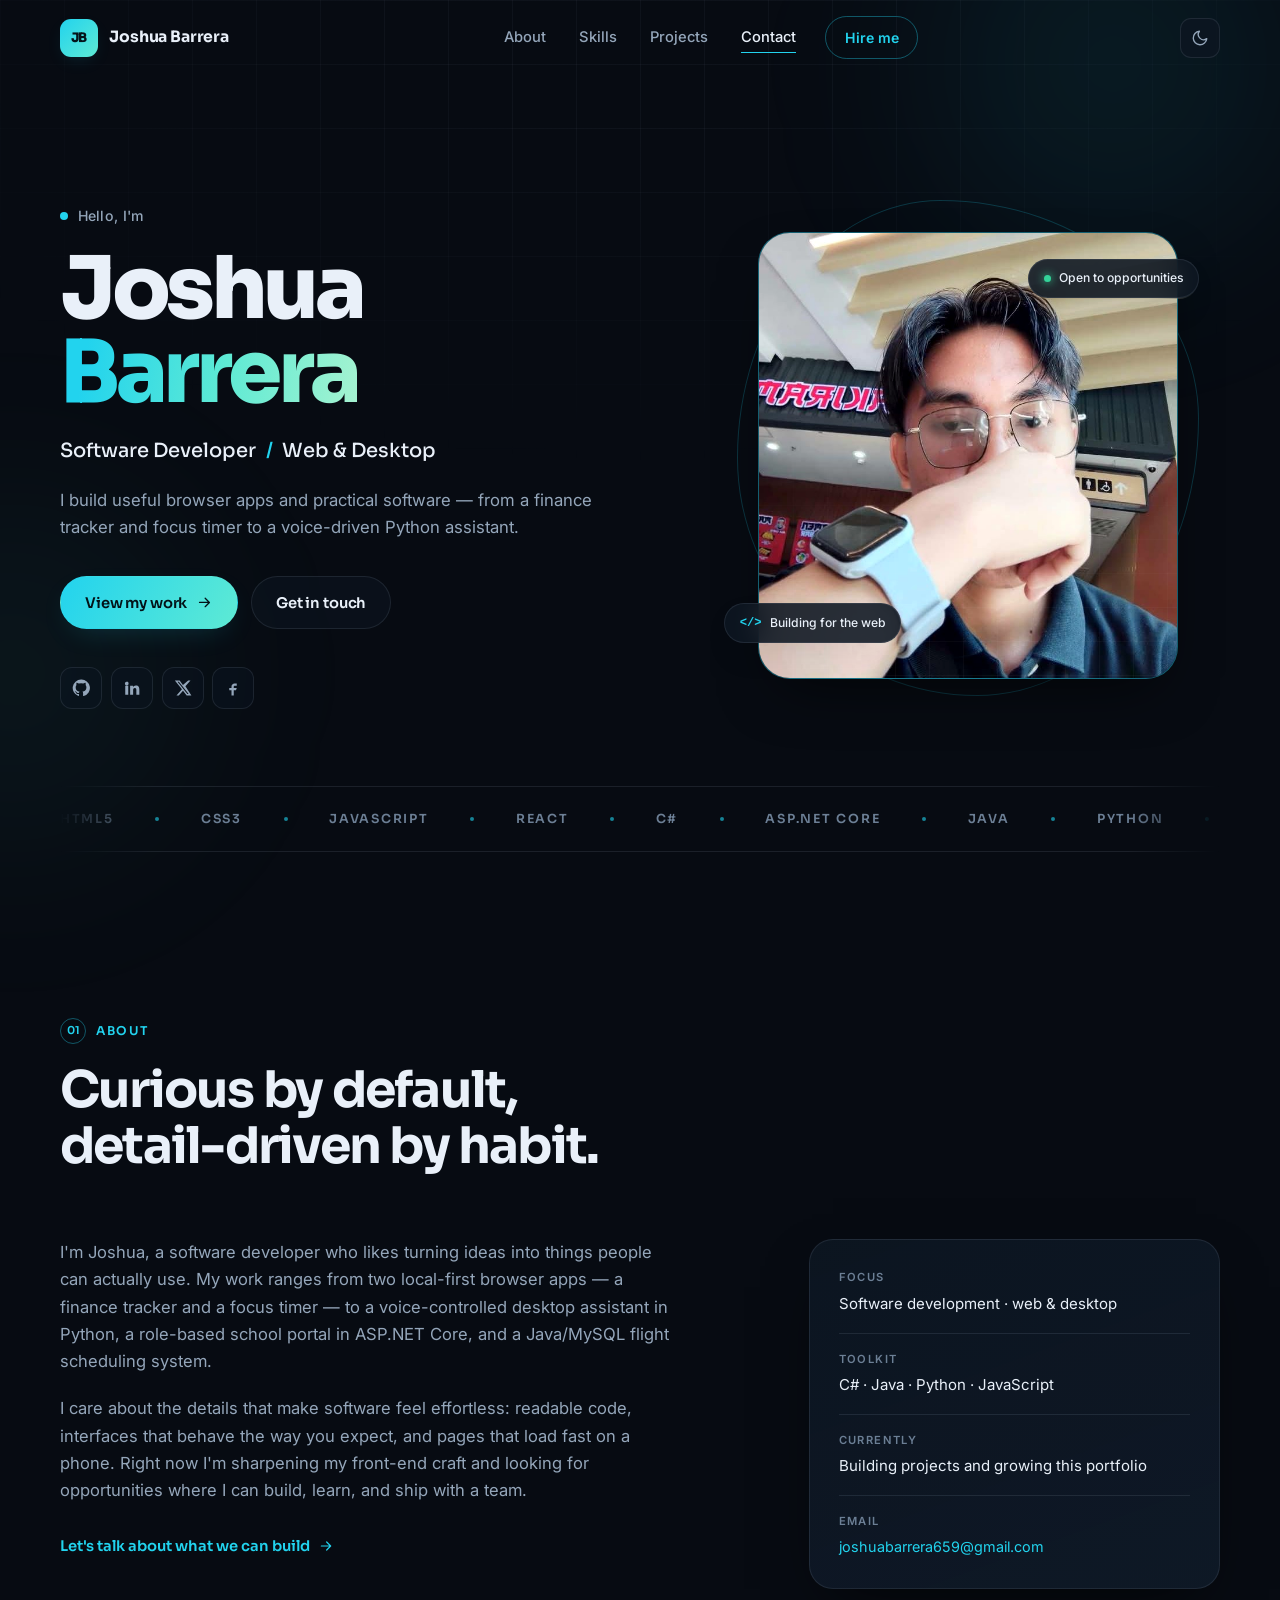
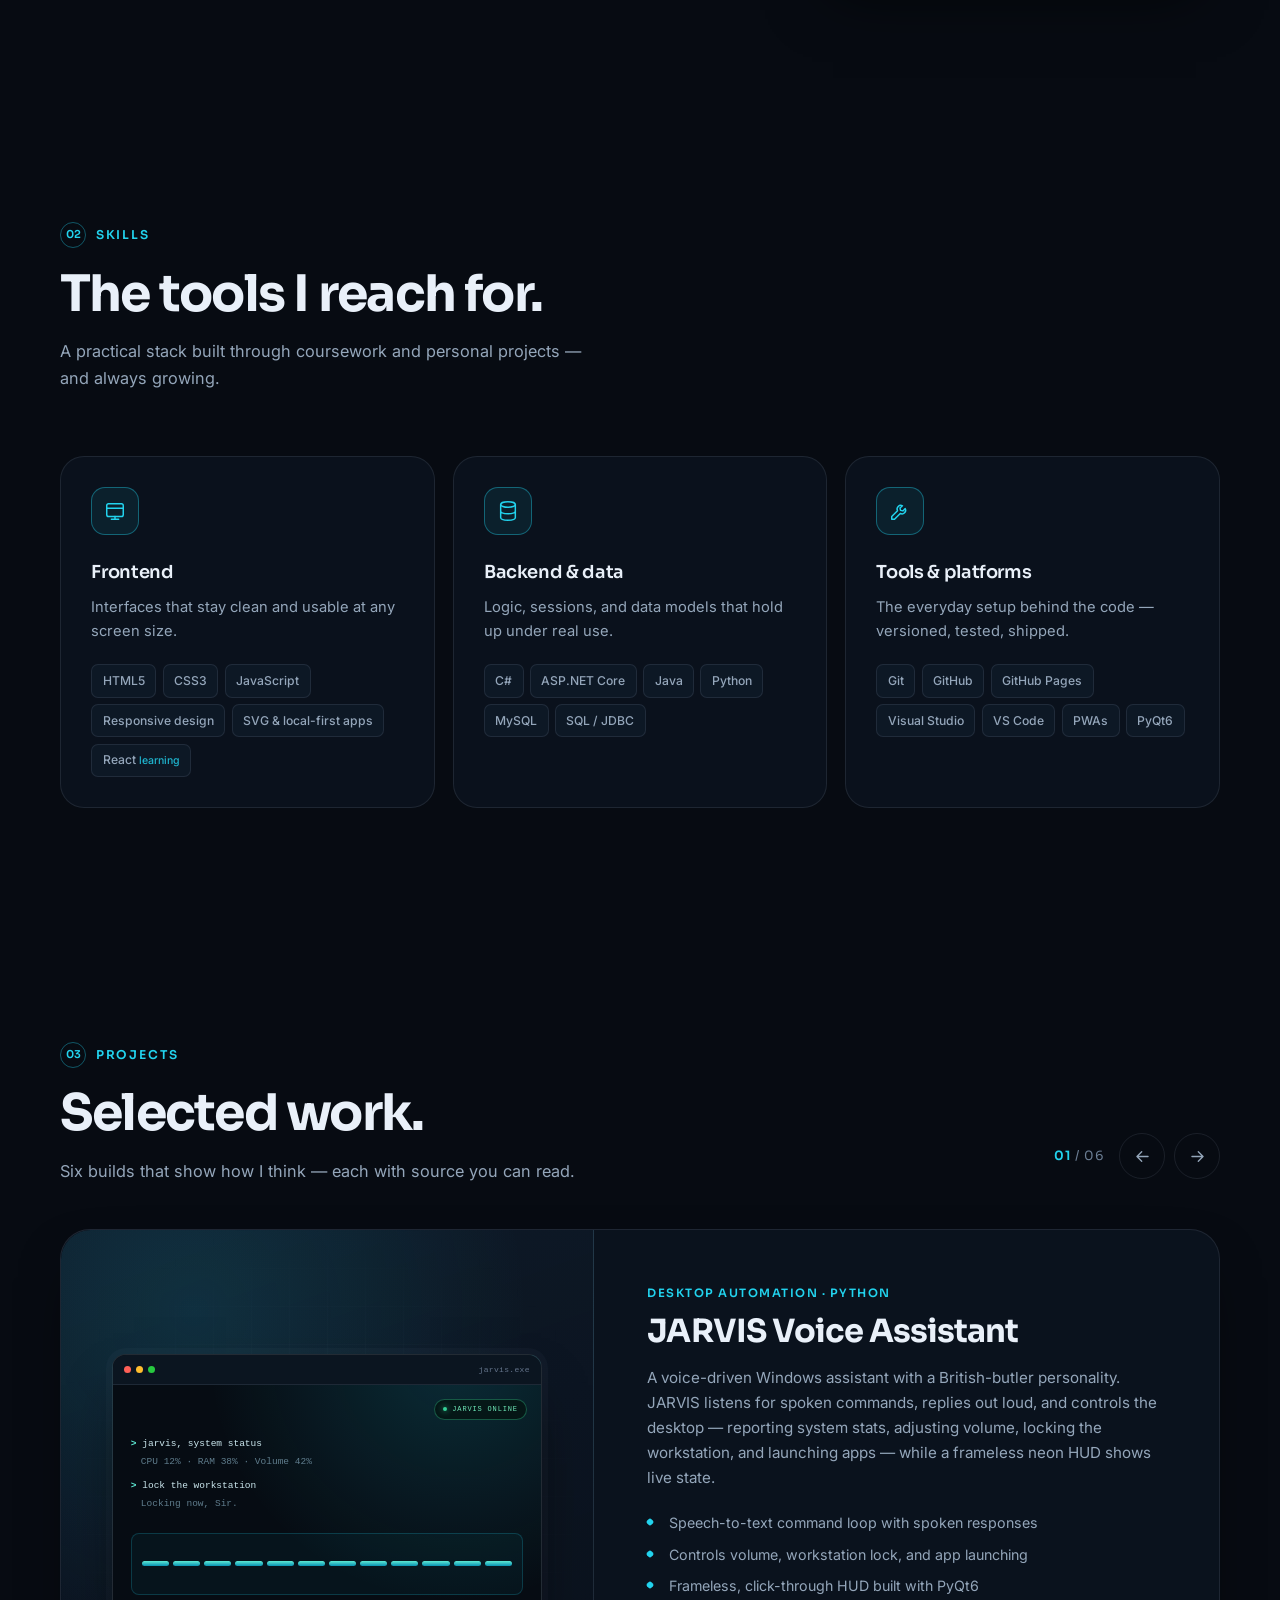
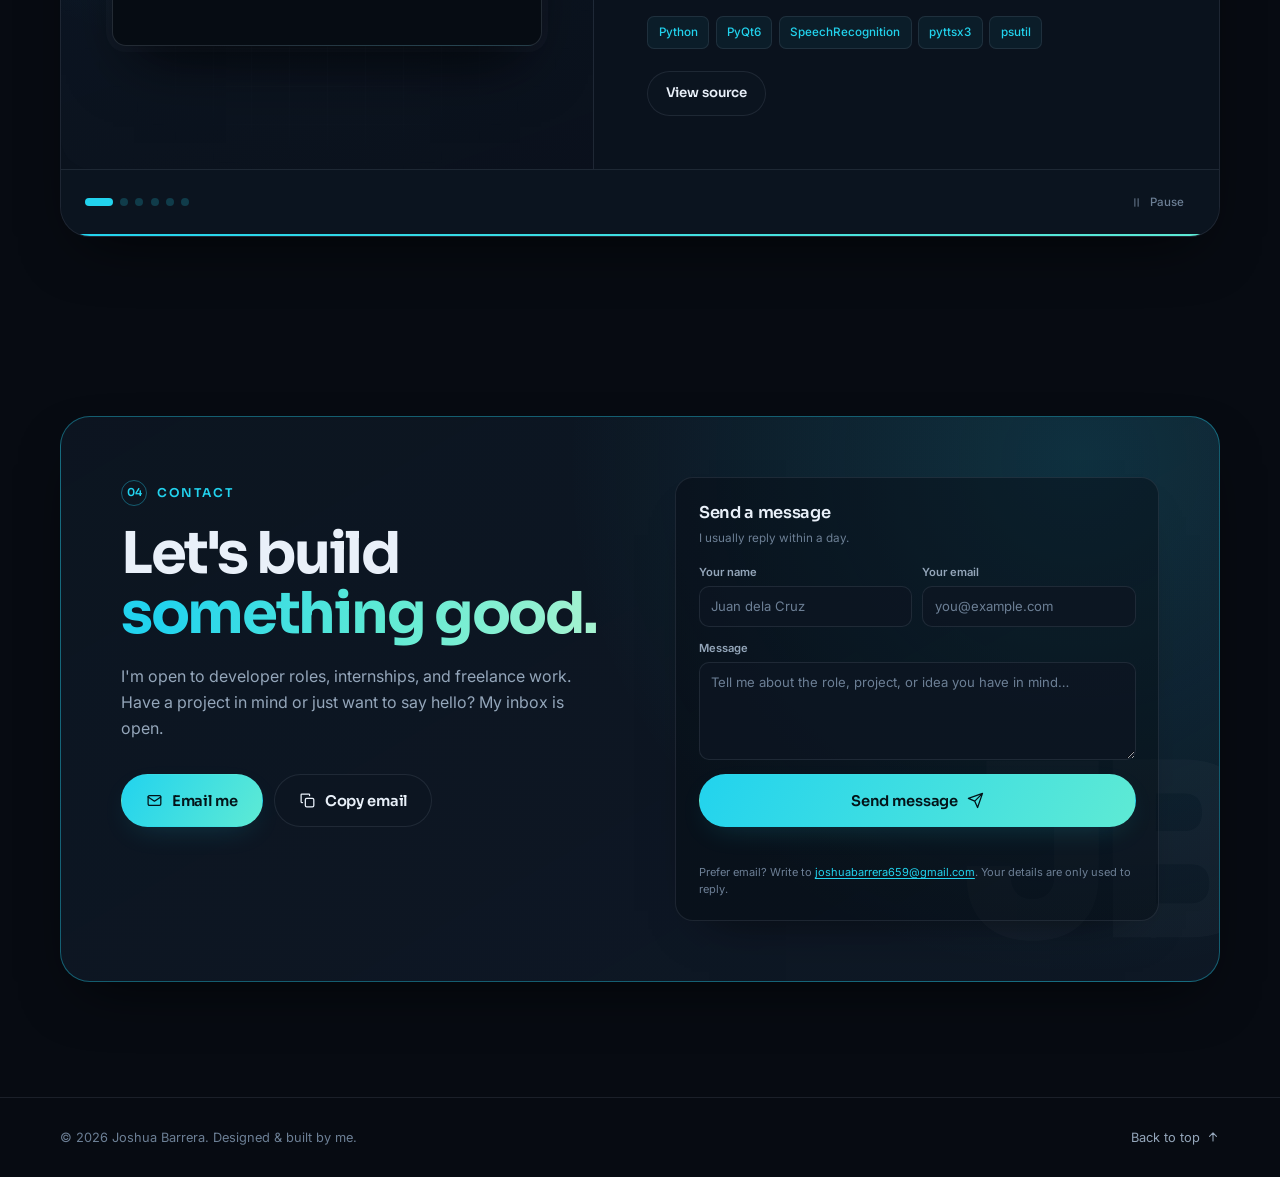
<file: index.html>
<!DOCTYPE html>
<html lang="en" data-theme="dark">
<head>
  <meta charset="UTF-8" />
  <meta name="viewport" content="width=device-width, initial-scale=1.0" />
  <title>Joshua Barrera — Software Developer</title>
  <meta name="description" content="Joshua Barrera is a software developer building live browser apps and practical desktop software with JavaScript, C#, Java, and Python." />
  <meta name="author" content="Joshua Barrera" />
  <meta name="theme-color" content="#070b12" />
  <link rel="canonical" href="https://sphinxss.github.io/" />

  <meta property="og:type" content="website" />
  <meta property="og:url" content="https://sphinxss.github.io/" />
  <meta property="og:title" content="Joshua Barrera — Software Developer" />
  <meta property="og:description" content="Live browser apps, role-based web software, and desktop tools — six projects with source code you can read." />
  <meta property="og:image" content="https://sphinxss.github.io/assets/og-image.png" />
  <meta name="twitter:card" content="summary_large_image" />
  <meta name="twitter:title" content="Joshua Barrera — Software Developer" />
  <meta name="twitter:description" content="Live browser apps, role-based web software, and desktop tools — six projects with source code." />
  <meta name="twitter:image" content="https://sphinxss.github.io/assets/og-image.png" />

  <link rel="icon" href="assets/favicon.svg" type="image/svg+xml" />
  <link rel="preconnect" href="https://fonts.googleapis.com" />
  <link rel="preconnect" href="https://fonts.gstatic.com" crossorigin />
  <link href="https://fonts.googleapis.com/css2?family=Inter:wght@400;500;600&family=Sora:wght@500;600;700;800&display=swap" rel="stylesheet" />
  <link rel="stylesheet" href="styles.css" />
  <noscript><style>.reveal { opacity: 1; transform: none; }</style></noscript>

  <script type="application/ld+json">
  {
    "@context": "https://schema.org",
    "@type": "Person",
    "name": "Joshua Barrera",
    "jobTitle": "Software Developer",
    "url": "https://sphinxss.github.io/",
    "image": "https://sphinxss.github.io/assets/joshua.jpg",
    "email": "mailto:joshuabarrera659@gmail.com",
    "sameAs": [
      "https://github.com/sphinxss",
      "https://linkedin.com/in/joshua-barrera-277a09374",
      "https://x.com/1Joshiiii"
    ]
  }
  </script>
</head>
<body>
  <a class="skip-link" href="#main">Skip to content</a>

  <div class="bg-grid" aria-hidden="true"></div>
  <div class="bg-glow bg-glow--one" aria-hidden="true"></div>
  <div class="bg-glow bg-glow--two" aria-hidden="true"></div>

  <header class="site-header" id="siteHeader">
    <div class="container header-inner">
      <a class="brand" href="#home" aria-label="Joshua Barrera — home">
        <span class="brand-mark">JB</span>
        <span class="brand-name">Joshua Barrera</span>
      </a>

      <nav class="nav" id="nav" aria-label="Main navigation">
        <a href="#about" class="nav-link">About</a>
        <a href="#skills" class="nav-link">Skills</a>
        <a href="#projects" class="nav-link">Projects</a>
        <a href="#contact" class="nav-link">Contact</a>
        <a class="nav-cta" href="mailto:joshuabarrera659@gmail.com">Hire me</a>
      </nav>

      <div class="header-actions">
        <button class="icon-btn theme-toggle" id="themeToggle" type="button" aria-label="Switch to light theme" aria-pressed="false">
          <svg class="icon icon-moon" viewBox="0 0 24 24" aria-hidden="true"><path d="M21 12.8A9 9 0 1 1 11.2 3a7 7 0 0 0 9.8 9.8Z"/></svg>
          <svg class="icon icon-sun" viewBox="0 0 24 24" aria-hidden="true"><circle cx="12" cy="12" r="4"/><path d="M12 2v2M12 20v2M4.9 4.9l1.4 1.4M17.7 17.7l1.4 1.4M2 12h2M20 12h2M4.9 19.1l1.4-1.4M17.7 6.3l1.4-1.4"/></svg>
        </button>
        <button class="icon-btn menu-toggle" id="menuToggle" type="button" aria-label="Open menu" aria-expanded="false" aria-controls="nav">
          <span></span><span></span><span></span>
        </button>
      </div>
    </div>
  </header>

  <main id="main">
    <!-- Hero -->
    <section class="hero section" id="home">
      <div class="container hero-grid">
        <div class="hero-copy">
          <p class="eyebrow"><span class="dot"></span> Hello, I'm</p>
          <h1 class="hero-title">Joshua <span class="gradient-text">Barrera</span></h1>
          <p class="hero-role">Software Developer <span class="slash">/</span> Web &amp; Desktop</p>
          <p class="hero-lead">
            I build useful browser apps and practical software — from a finance
            tracker and focus timer to a voice-driven Python assistant.
          </p>

          <div class="hero-actions">
            <a class="btn btn--primary" href="#projects">
              View my work
              <svg class="icon" viewBox="0 0 24 24" aria-hidden="true"><path d="M5 12h14M13 6l6 6-6 6"/></svg>
            </a>
            <a class="btn btn--ghost" href="#contact">Get in touch</a>
          </div>

          <nav class="hero-socials" aria-label="Social links">
            <a href="https://github.com/sphinxss" target="_blank" rel="noopener" aria-label="GitHub">
              <svg viewBox="0 0 24 24" aria-hidden="true"><path d="M12 .8a11.2 11.2 0 0 0-3.5 21.8c.6.1.8-.2.8-.6v-2c-3.1.7-3.8-1.3-3.8-1.3-.5-1.3-1.3-1.7-1.3-1.7-1-.7.1-.7.1-.7 1.1.1 1.7 1.1 1.7 1.1 1 1.8 2.7 1.3 3.4 1 .1-.8.4-1.3.7-1.6-2.5-.3-5.2-1.3-5.2-5.7 0-1.3.4-2.3 1.1-3.1-.1-.3-.5-1.5.1-3.1 0 0 .9-.3 3.1 1.2a10.9 10.9 0 0 1 5.7 0C17 4.6 18 4.9 18 4.9c.6 1.6.2 2.8.1 3.1.7.8 1.1 1.8 1.1 3.1 0 4.4-2.7 5.4-5.2 5.7.4.4.8 1.1.8 2.2v3.2c0 .4.2.7.8.6A11.2 11.2 0 0 0 12 .8Z"/></svg>
            </a>
            <a href="https://linkedin.com/in/joshua-barrera-277a09374" target="_blank" rel="noopener" aria-label="LinkedIn">
              <svg viewBox="0 0 24 24" aria-hidden="true"><path d="M4.98 3.5A2.5 2.5 0 1 1 5 8.5a2.5 2.5 0 0 1-.02-5ZM3 9h4v12H3V9Zm6.5 0h3.8v1.7h.1c.5-1 1.8-2 3.7-2 4 0 4.7 2.5 4.7 5.8V21h-4v-5.9c0-1.4 0-3.2-2-3.2s-2.3 1.5-2.3 3.1v6h-4V9Z"/></svg>
            </a>
            <a href="https://x.com/1Joshiiii" target="_blank" rel="noopener" aria-label="X (Twitter)">
              <svg viewBox="0 0 24 24" aria-hidden="true"><path d="M18.9 2H22l-6.8 7.8L23.2 22h-6.3l-4.9-6.4L6.4 22H3.3l7.3-8.3L1.1 2h6.4l4.4 5.9L18.9 2Zm-1.1 18.1h1.7L6.5 3.8H4.7l13.1 16.3Z"/></svg>
            </a>
            <a href="https://facebook.com/joshua.barrera.787626" target="_blank" rel="noopener" aria-label="Facebook">
              <svg viewBox="0 0 24 24" aria-hidden="true"><path d="M14 9h3V6h-3c-2.2 0-4 1.8-4 4v2H7v3h3v7h3v-7h3l1-3h-4v-2c0-.6.4-1 1-1Z"/></svg>
            </a>
          </nav>
        </div>

        <div class="hero-visual">
          <div class="portrait-card">
            <div class="portrait-ring" aria-hidden="true"></div>
            <div class="portrait-frame">
              <img src="assets/joshua.jpg" alt="Portrait of Joshua Barrera" width="720" height="780" fetchpriority="high" decoding="async" />
            </div>
            <div class="float-chip float-chip--top" aria-hidden="true">
              <span class="chip-dot"></span> Open to opportunities
            </div>
            <div class="float-chip float-chip--bottom" aria-hidden="true">
              <span class="code-brace">&lt;/&gt;</span> Building for the web
            </div>
          </div>
        </div>
      </div>

      <div class="container">
        <div class="tech-marquee" role="group" aria-label="Technologies I work with">
          <div class="marquee-track">
            <span>HTML5</span><span>CSS3</span><span>JavaScript</span><span>React</span><span>C#</span><span>ASP.NET Core</span><span>Java</span><span>Python</span><span>MySQL</span><span>Git</span>
            <span aria-hidden="true">HTML5</span><span aria-hidden="true">CSS3</span><span aria-hidden="true">JavaScript</span><span aria-hidden="true">React</span><span aria-hidden="true">C#</span><span aria-hidden="true">ASP.NET Core</span><span aria-hidden="true">Java</span><span aria-hidden="true">Python</span><span aria-hidden="true">MySQL</span><span aria-hidden="true">Git</span>
          </div>
        </div>
      </div>
    </section>

    <!-- About -->
    <section class="section" id="about">
      <div class="container">
        <div class="section-head reveal">
          <p class="section-kicker"><span>01</span> About</p>
          <h2 class="section-title">Curious by default,<br />detail-driven by habit.</h2>
        </div>

        <div class="about-grid">
          <div class="about-copy reveal">
            <p>
              I'm Joshua, a software developer who likes turning ideas into things people can
              actually use. My work ranges from two local-first browser apps — a finance tracker
              and a focus timer — to a voice-controlled desktop assistant in Python, a role-based
              school portal in ASP.NET Core, and a Java/MySQL flight scheduling system.
            </p>
            <p>
              I care about the details that make software feel effortless: readable code,
              interfaces that behave the way you expect, and pages that load fast on a phone.
              Right now I'm sharpening my front-end craft and looking for opportunities where
              I can build, learn, and ship with a team.
            </p>
            <a class="text-link" href="mailto:joshuabarrera659@gmail.com">
              Let's talk about what we can build
              <svg class="icon" viewBox="0 0 24 24" aria-hidden="true"><path d="M5 12h14M13 6l6 6-6 6"/></svg>
            </a>
          </div>

          <aside class="facts-card reveal" aria-label="Quick facts">
            <div class="facts-row">
              <span class="facts-label">Focus</span>
              <span class="facts-value">Software development · web &amp; desktop</span>
            </div>
            <div class="facts-row">
              <span class="facts-label">Toolkit</span>
              <span class="facts-value">C# · Java · Python · JavaScript</span>
            </div>
            <div class="facts-row">
              <span class="facts-label">Currently</span>
              <span class="facts-value">Building projects and growing this portfolio</span>
            </div>
            <div class="facts-row">
              <span class="facts-label">Email</span>
              <a class="facts-link" href="mailto:joshuabarrera659@gmail.com">joshuabarrera659@gmail.com</a>
            </div>
          </aside>
        </div>
      </div>
    </section>

    <!-- Skills -->
    <section class="section" id="skills">
      <div class="container">
        <div class="section-head reveal">
          <p class="section-kicker"><span>02</span> Skills</p>
          <h2 class="section-title">The tools I reach for.</h2>
          <p class="section-sub">A practical stack built through coursework and personal projects — and always growing.</p>
        </div>

        <div class="skills-grid">
          <article class="skill-card reveal">
            <div class="skill-icon" aria-hidden="true">
              <svg viewBox="0 0 24 24"><rect x="3" y="4" width="18" height="14" rx="2"/><path d="M3 9h18M8 21h8M12 18v3"/></svg>
            </div>
            <h3>Frontend</h3>
            <p>Interfaces that stay clean and usable at any screen size.</p>
            <ul class="tag-list">
              <li>HTML5</li><li>CSS3</li><li>JavaScript</li><li>Responsive design</li><li>SVG &amp; local-first apps</li><li>React <span class="tag-note">learning</span></li>
            </ul>
          </article>

          <article class="skill-card reveal">
            <div class="skill-icon" aria-hidden="true">
              <svg viewBox="0 0 24 24"><ellipse cx="12" cy="5" rx="8" ry="3"/><path d="M4 5v7c0 1.7 3.6 3 8 3s8-1.3 8-3V5M4 12v7c0 1.7 3.6 3 8 3s8-1.3 8-3v-7"/></svg>
            </div>
            <h3>Backend &amp; data</h3>
            <p>Logic, sessions, and data models that hold up under real use.</p>
            <ul class="tag-list">
              <li>C#</li><li>ASP.NET Core</li><li>Java</li><li>Python</li><li>MySQL</li><li>SQL / JDBC</li>
            </ul>
          </article>

          <article class="skill-card reveal">
            <div class="skill-icon" aria-hidden="true">
              <svg viewBox="0 0 24 24"><path d="M14.7 6.3a4 4 0 0 0-5.4 5.4L3 18v3h3l6.3-6.3a4 4 0 0 0 5.4-5.4l-2.6 2.6-2.5-.6-.6-2.5 2.7-2.5Z"/></svg>
            </div>
            <h3>Tools &amp; platforms</h3>
            <p>The everyday setup behind the code — versioned, tested, shipped.</p>
            <ul class="tag-list">
              <li>Git</li><li>GitHub</li><li>GitHub Pages</li><li>Visual Studio</li><li>VS Code</li><li>PWAs</li><li>PyQt6</li>
            </ul>
          </article>
        </div>
      </div>
    </section>

    <!-- Projects -->
    <section class="section" id="projects">
      <div class="container">
        <div class="projects-head reveal">
          <div class="section-head section-head--inline">
            <p class="section-kicker"><span>03</span> Projects</p>
            <h2 class="section-title">Selected work.</h2>
            <p class="section-sub">Six builds that show how I think — each with source you can read.</p>
          </div>

          <div class="carousel-controls">
            <span class="carousel-count" aria-hidden="true"><strong id="slideCurrent">01</strong> / <span id="slideTotal">06</span></span>
            <button class="carousel-btn" id="prevBtn" type="button" aria-label="Previous project">
              <svg viewBox="0 0 24 24" aria-hidden="true"><path d="M19 12H5M11 18l-6-6 6-6"/></svg>
            </button>
            <button class="carousel-btn" id="nextBtn" type="button" aria-label="Next project">
              <svg viewBox="0 0 24 24" aria-hidden="true"><path d="M5 12h14M13 6l6 6-6 6"/></svg>
            </button>
          </div>
        </div>

        <div class="carousel reveal" id="projectCarousel" role="region" aria-roledescription="carousel" aria-label="Featured projects">
          <div class="carousel-viewport" id="carouselViewport" role="group" tabindex="0" aria-label="Project slides — use the left and right arrow keys to navigate">
            <div class="carousel-track" id="carouselTrack">

              <!-- 01 JARVIS -->
              <div class="project-slide" role="group" aria-roledescription="slide" aria-label="1 of 6: JARVIS voice assistant">
                <div class="project-visual">
                  <div class="mock mock--jarvis" aria-hidden="true">
                    <div class="mock-topbar"><span></span><span></span><span></span><em>jarvis.exe</em></div>
                    <div class="mock-terminal">
                      <p><b>&gt;</b> jarvis, system status</p>
                      <p class="mock-dim">CPU 12% · RAM 38% · Volume 42%</p>
                      <p><b>&gt;</b> lock the workstation</p>
                      <p class="mock-dim">Locking now, Sir.</p>
                      <div class="waveform"><i></i><i></i><i></i><i></i><i></i><i></i><i></i><i></i><i></i><i></i><i></i><i></i></div>
                    </div>
                    <div class="hud-pill"><span></span> JARVIS ONLINE</div>
                  </div>
                </div>
                <div class="project-content">
                  <p class="project-kicker">Desktop automation · Python</p>
                  <h3>JARVIS Voice Assistant</h3>
                  <p class="project-desc">
                    A voice-driven Windows assistant with a British-butler personality. JARVIS
                    listens for spoken commands, replies out loud, and controls the desktop —
                    reporting system stats, adjusting volume, locking the workstation, and
                    launching apps — while a frameless neon HUD shows live state.
                  </p>
                  <ul class="feature-list">
                    <li>Speech-to-text command loop with spoken responses</li>
                    <li>Controls volume, workstation lock, and app launching</li>
                    <li>Frameless, click-through HUD built with PyQt6</li>
                  </ul>
                  <ul class="tag-list tag-list--dark">
                    <li>Python</li><li>PyQt6</li><li>SpeechRecognition</li><li>pyttsx3</li><li>psutil</li>
                  </ul>
                  <div class="project-links">
                    <a class="btn btn--small btn--ghost" href="https://github.com/sphinxss/jarvis-voice-assistant" target="_blank" rel="noopener">View source</a>
                  </div>
                </div>
              </div>

              <!-- 02 Role-based portal -->
              <div class="project-slide" role="group" aria-roledescription="slide" aria-label="2 of 6: Role-based access portal">
                <div class="project-visual">
                  <div class="mock mock--portal" aria-hidden="true">
                    <div class="mock-topbar mock-topbar--light"><span></span><span></span><span></span><em>portal.local</em></div>
                    <div class="portal-body">
                      <p class="mock-label">SIGN IN AS</p>
                      <div class="role-grid">
                        <div class="role-card"><span class="role-avatar">A</span> Admin</div>
                        <div class="role-card role-card--active"><span class="role-avatar">I</span> Instructor</div>
                        <div class="role-card"><span class="role-avatar">S</span> Student</div>
                      </div>
                      <div class="portal-line"><span>Email</span><i></i></div>
                      <div class="portal-line"><span>Password</span><i></i></div>
                      <div class="portal-btn">Continue</div>
                    </div>
                  </div>
                </div>
                <div class="project-content">
                  <p class="project-kicker">Web app · C# / ASP.NET Core</p>
                  <h3>Role-Based Access Portal</h3>
                  <p class="project-desc">
                    A Razor Pages portal that gives students and instructors their own
                    role-based views. Session-backed sign-in routes each user to the right
                    dashboard, with dedicated pages for adding students and instructors and a
                    profile area built on a clean data model.
                  </p>
                  <ul class="feature-list">
                    <li>Role-aware routing for student and instructor accounts</li>
                    <li>Session authentication with a 30-minute idle timeout</li>
                    <li>Pages for managing student and instructor records</li>
                  </ul>
                  <ul class="tag-list tag-list--dark">
                    <li>C#</li><li>ASP.NET Core</li><li>Razor Pages</li><li>Session auth</li><li>HTML/CSS</li>
                  </ul>
                  <div class="project-links">
                    <a class="btn btn--small btn--ghost" href="https://github.com/sphinxss/role-based-portal" target="_blank" rel="noopener">View source</a>
                  </div>
                </div>
              </div>

              <!-- 03 Flight management -->
              <div class="project-slide" role="group" aria-roledescription="slide" aria-label="3 of 6: Flight management system">
                <div class="project-visual">
                  <div class="mock mock--flight" aria-hidden="true">
                    <div class="mock-topbar mock-topbar--light"><span></span><span></span><span></span><em>Flight Schedule</em></div>
                    <div class="flight-body">
                      <div class="flight-toolbar"><span class="flight-search"></span><span class="flight-add">+ Add flight</span></div>
                      <div class="flight-row flight-row--head"><span>Flight</span><span>Route</span><span>Status</span></div>
                      <div class="flight-row"><span>PR 101</span><span>MNL → CEB</span><em class="pill pill--ok">Confirmed</em></div>
                      <div class="flight-row"><span>PR 204</span><span>MNL → DVO</span><em class="pill pill--no">Pending</em></div>
                      <div class="flight-row"><span>PR 318</span><span>CEB → MNL</span><em class="pill pill--ok">Confirmed</em></div>
                      <div class="flight-row"><span>PR 425</span><span>MNL → ILO</span><em class="pill pill--ok">Confirmed</em></div>
                    </div>
                  </div>
                </div>
                <div class="project-content">
                  <p class="project-kicker">Desktop app · Java / MySQL</p>
                  <h3>Flight Management System</h3>
                  <p class="project-desc">
                    A Java Swing application for managing flight schedules against a MySQL
                    database. It handles create, update, and delete operations, filters the
                    schedule, and makes confirmation status easy to scan with color-coded rows
                    and status badges.
                  </p>
                  <ul class="feature-list">
                    <li>Full schedule CRUD backed by JDBC and MySQL</li>
                    <li>Live filtering across the schedule table</li>
                    <li>Color-coded confirmed and unconfirmed states</li>
                  </ul>
                  <ul class="tag-list tag-list--dark">
                    <li>Java</li><li>Swing</li><li>JDBC</li><li>MySQL</li><li>OOP</li>
                  </ul>
                  <div class="project-links">
                    <a class="btn btn--small btn--ghost" href="https://github.com/sphinxss/flight-management-system" target="_blank" rel="noopener">View source</a>
                  </div>
                </div>
              </div>

              <!-- 04 Spendly -->
              <div class="project-slide" role="group" aria-roledescription="slide" aria-label="4 of 6: Spendly finance tracker">
                <div class="project-visual">
                  <div class="mock mock--spendly" aria-hidden="true">
                    <div class="mock-topbar"><span></span><span></span><span></span><em>spendly</em></div>
                    <div class="spendly-body">
                      <div class="spendly-side">
                        <span class="spendly-logo">S</span>
                        <i class="is-on"></i><i></i><i></i>
                      </div>
                      <div class="spendly-main">
                        <div class="spendly-head">
                          <div><small>October</small><strong>Your money, clearly.</strong></div>
                          <span class="spendly-add">+ Add</span>
                        </div>
                        <div class="spendly-stats">
                          <div><span>Balance</span><b>₱24,362</b></div>
                          <div><span>Income</span><b class="in">₱50,500</b></div>
                          <div><span>Expenses</span><b class="out">₱26,138</b></div>
                        </div>
                        <div class="spendly-chart">
                          <span style="--h: 42%"></span><span style="--h: 61%"></span><span style="--h: 48%"></span><span style="--h: 76%"></span><span style="--h: 55%"></span><span style="--h: 88%"></span>
                        </div>
                        <div class="spendly-row"><span class="dot"></span><div><b>Coffee with a friend</b><small>Food &amp; drinks</small></div><em>−₱180</em></div>
                        <div class="spendly-row"><span class="dot dot--in"></span><div><b>Monthly salary</b><small>Salary</small></div><em class="in">+₱42,000</em></div>
                      </div>
                    </div>
                  </div>
                </div>
                <div class="project-content">
                  <p class="project-kicker">Web app · Vanilla JavaScript</p>
                  <h3>Spendly Finance Tracker</h3>
                  <p class="project-desc">
                    A local-first expense tracker with a monthly dashboard, budgets, category
                    insights, cash-flow charts, and CSV export. Add or edit transactions in a
                    modal, switch currencies, and install it as an offline app — every record
                    stays in your browser.
                  </p>
                  <ul class="feature-list">
                    <li>Dashboard with budget progress and category donut</li>
                    <li>Transaction CRUD, search, filters, and CSV export</li>
                    <li>Installable PWA with offline storage and no backend</li>
                  </ul>
                  <ul class="tag-list tag-list--dark">
                    <li>JavaScript</li><li>CSS</li><li>SVG charts</li><li>localStorage</li><li>PWA</li>
                  </ul>
                  <div class="project-links">
                    <a class="btn btn--small btn--primary" href="https://sphinxss.github.io/spendly/" target="_blank" rel="noopener">Visit live app</a>
                    <a class="btn btn--small btn--ghost" href="https://github.com/sphinxss/spendly" target="_blank" rel="noopener">View source</a>
                  </div>
                </div>
              </div>

              <!-- 05 FocusFlow -->
              <div class="project-slide" role="group" aria-roledescription="slide" aria-label="5 of 6: FocusFlow timer and task list">
                <div class="project-visual">
                  <div class="mock mock--focus" aria-hidden="true">
                    <div class="mock-topbar"><span></span><span></span><span></span><em>focusflow</em></div>
                    <div class="focus-body">
                      <div class="focus-timer-pane">
                        <div class="focus-ring">
                          <span>25:00</span>
                          <small>FOCUS SESSION</small>
                        </div>
                        <div class="focus-controls"><i>↺</i><b>Start focus</b><i>⏭</i></div>
                      </div>
                      <div class="focus-task-pane">
                        <p class="focus-label">Today's tasks</p>
                        <div class="focus-task"><span class="check is-done">✓</span><div><b>Write case study</b><small>2 sessions</small></div></div>
                        <div class="focus-task is-active"><span class="check"></span><div><b>Review pull request</b><small>Focusing now</small></div></div>
                        <div class="focus-task"><span class="check"></span><div><b>Read 20 pages</b><small>0 sessions</small></div></div>
                        <div class="focus-dots"><i class="on"></i><i class="on"></i><i></i><i></i></div>
                      </div>
                    </div>
                  </div>
                </div>
                <div class="project-content">
                  <p class="project-kicker">Web app · Vanilla JavaScript</p>
                  <h3>FocusFlow Timer &amp; Tasks</h3>
                  <p class="project-desc">
                    A calm Pomodoro timer that keeps one task in view. Custom focus and break
                    cycles, task-level session counts, daily streaks, keyboard shortcuts, sound,
                    and notifications make it a tool you can actually use every day.
                  </p>
                  <ul class="feature-list">
                    <li>Focus/break cycles with auto-start and custom lengths</li>
                    <li>Task list linked to sessions, stats, and streaks</li>
                    <li>Keyboard shortcuts plus an installable offline PWA</li>
                  </ul>
                  <ul class="tag-list tag-list--dark">
                    <li>JavaScript</li><li>Web Audio</li><li>SVG</li><li>localStorage</li><li>PWA</li>
                  </ul>
                  <div class="project-links">
                    <a class="btn btn--small btn--primary" href="https://sphinxss.github.io/focusflow/" target="_blank" rel="noopener">Visit live app</a>
                    <a class="btn btn--small btn--ghost" href="https://github.com/sphinxss/focusflow" target="_blank" rel="noopener">View source</a>
                  </div>
                </div>
              </div>

              <!-- 06 Portfolio -->
              <div class="project-slide" role="group" aria-roledescription="slide" aria-label="6 of 6: Personal portfolio">
                <div class="project-visual">
                  <div class="mock mock--portfolio" aria-hidden="true">
                    <div class="mock-topbar"><span></span><span></span><span></span><em>sphinxss.github.io</em></div>
                    <div class="mini-site">
                      <div class="mini-nav"><span class="mini-logo">JB</span><span class="mini-links"><i></i><i></i><i></i></span><span class="mini-cta"></span></div>
                      <div class="mini-hero">
                        <div class="mini-copy">
                          <p class="mini-eyebrow"></p>
                          <p class="mini-title"></p>
                          <p class="mini-title mini-title--short"></p>
                          <p class="mini-text"></p>
                          <p class="mini-text mini-text--short"></p>
                          <div class="mini-buttons"><span></span><span></span></div>
                        </div>
                        <div class="mini-photo"></div>
                      </div>
                    </div>
                  </div>
                </div>
                <div class="project-content">
                  <p class="project-kicker">Frontend · HTML / CSS / JavaScript</p>
                  <h3>Personal Portfolio</h3>
                  <p class="project-desc">
                    The site you're looking at: a dependency-free, responsive portfolio with a
                    dark/cyan theme, a real light mode, an accessible project carousel, and
                    scroll-reveal animations. Built as a static site so it stays fast on any
                    connection.
                  </p>
                  <ul class="feature-list">
                    <li>Custom carousel with keyboard, swipe, and autoplay</li>
                    <li>Theme toggle that remembers your preference</li>
                    <li>Semantic, accessible, and fully responsive</li>
                  </ul>
                  <ul class="tag-list tag-list--dark">
                    <li>HTML5</li><li>CSS3</li><li>JavaScript</li><li>GitHub Pages</li>
                  </ul>
                  <div class="project-links">
                    <a class="btn btn--small btn--primary" href="https://sphinxss.github.io/" target="_blank" rel="noopener">Visit live site</a>
                    <a class="btn btn--small btn--ghost" href="https://github.com/sphinxss/sphinxss.github.io" target="_blank" rel="noopener">View source</a>
                  </div>
                </div>
              </div>

            </div>
          </div>

          <p class="sr-only" id="carouselStatus" aria-live="polite"></p>

          <div class="carousel-footer">
            <div class="carousel-dots" id="carouselDots" role="group" aria-label="Choose project"></div>
            <button class="autoplay-btn" id="autoplayBtn" type="button" aria-label="Pause automatic slideshow" aria-pressed="true">
              <svg class="icon icon-pause" viewBox="0 0 24 24" aria-hidden="true"><path d="M9 5v14M15 5v14"/></svg>
              <svg class="icon icon-play" viewBox="0 0 24 24" aria-hidden="true"><path d="M7 4l13 8-13 8V4Z"/></svg>
              <span class="autoplay-label">Pause</span>
            </button>
          </div>
          <div class="carousel-progress" aria-hidden="true"><span id="carouselProgress"></span></div>
        </div>
      </div>
    </section>

    <!-- Contact -->
    <section class="section section--contact" id="contact">
      <div class="container">
        <div class="contact-card reveal">
          <div class="contact-copy">
            <p class="section-kicker"><span>04</span> Contact</p>
            <h2 class="contact-title">Let's build<br /><span class="gradient-text">something good.</span></h2>
            <p class="contact-lead">
              I'm open to developer roles, internships, and freelance work. Have a project in
              mind or just want to say hello? My inbox is open.
            </p>
            <div class="contact-actions">
              <a class="btn btn--primary" href="mailto:joshuabarrera659@gmail.com">
                <svg class="icon" viewBox="0 0 24 24" aria-hidden="true"><rect x="3" y="5" width="18" height="14" rx="2"/><path d="m3 7 9 6 9-6"/></svg>
                Email me
              </a>
              <button class="btn btn--ghost btn--copy" id="copyEmail" type="button" data-email="joshuabarrera659@gmail.com">
                <svg class="icon" viewBox="0 0 24 24" aria-hidden="true"><rect x="9" y="9" width="12" height="12" rx="2"/><path d="M5 15H4a1 1 0 0 1-1-1V4a1 1 0 0 1 1-1h10a1 1 0 0 1 1 1v1"/></svg>
                <span>Copy email</span>
              </button>
            </div>
          </div>

          <div class="contact-form-wrap">
            <form
              class="contact-form"
              id="contactForm"
              action="https://formsubmit.co/joshuabarrera659@gmail.com"
              method="POST"
              data-endpoint="https://formsubmit.co/ajax/joshuabarrera659@gmail.com"
            >
              <input type="hidden" name="_subject" value="New message from sphinxss.github.io" />
              <input type="hidden" name="_template" value="table" />
              <input type="hidden" name="_captcha" value="false" />
              <div class="form-honey" aria-hidden="true">
                <label>Leave this field empty<input type="text" name="_honey" tabindex="-1" autocomplete="off" /></label>
              </div>

              <div class="contact-form-head">
                <strong>Send a message</strong>
                <span>I usually reply within a day.</span>
              </div>

              <div class="contact-form-row">
                <label class="contact-field">
                  <span>Your name</span>
                  <input type="text" name="name" autocomplete="name" maxlength="80" placeholder="Juan dela Cruz" required />
                </label>
                <label class="contact-field">
                  <span>Your email</span>
                  <input type="email" name="email" autocomplete="email" maxlength="120" placeholder="you@example.com" required />
                </label>
              </div>

              <label class="contact-field">
                <span>Message</span>
                <textarea name="message" rows="4" maxlength="3000" placeholder="Tell me about the role, project, or idea you have in mind…" required></textarea>
              </label>

              <button class="btn btn--primary contact-submit" id="contactSubmit" type="submit">
                <span class="contact-submit-label">Send message</span>
                <svg class="icon" viewBox="0 0 24 24" aria-hidden="true"><path d="M22 2 11 13M22 2l-7 20-4-9-9-4 20-7Z"/></svg>
              </button>

              <p class="contact-form-status" id="formStatus" role="status" aria-live="polite"></p>
              <p class="contact-form-note">
                Prefer email? Write to
                <a href="mailto:joshuabarrera659@gmail.com">joshuabarrera659@gmail.com</a>.
                Your details are only used to reply.
              </p>
            </form>
          </div>
        </div>
      </div>
    </section>
  </main>

  <footer class="site-footer">
    <div class="container footer-inner">
      <p>&copy; <span id="year">2026</span> Joshua Barrera. Designed &amp; built by me.</p>
      <a class="back-to-top" href="#home">Back to top
        <svg class="icon" viewBox="0 0 24 24" aria-hidden="true"><path d="M12 19V5M6 11l6-6 6 6"/></svg>
      </a>
    </div>
  </footer>

  <div class="toast" id="toast" role="status" aria-live="polite">Email copied to clipboard</div>

  <script src="script.js"></script>
</body>
</html>
</file>
<file: styles.css>
/* =========================================================
   Joshua Barrera — Portfolio
   Dark/cyan theme with a light mode. No frameworks.
   ========================================================= */

:root {
  --font-display: "Sora", "Segoe UI", system-ui, sans-serif;
  --font-body: "Inter", "Segoe UI", system-ui, sans-serif;

  --container: 1160px;
  --header-h: 76px;
  --radius-sm: 10px;
  --radius: 16px;
  --radius-lg: 24px;
  --radius-xl: 30px;

  --ease: cubic-bezier(0.22, 1, 0.36, 1);
}

html[data-theme="dark"] {
  color-scheme: dark;
  --bg: #070b12;
  --bg-soft: #0a111c;
  --surface: #0d1622;
  --surface-2: #101c2b;
  --surface-3: #142234;
  --text: #e9f0f9;
  --text-muted: #94a6ba;
  --text-dim: #6c7f95;
  --accent: #22d3ee;
  --accent-2: #5eead4;
  --accent-ink: #031317;
  --border: rgba(148, 163, 184, 0.14);
  --border-strong: rgba(34, 211, 238, 0.38);
  --glow: rgba(34, 211, 238, 0.22);
  --card-shadow: 0 24px 60px -24px rgba(0, 0, 0, 0.75);
  --grid-line: rgba(148, 163, 184, 0.055);
  --header-bg: rgba(7, 11, 18, 0.72);
}

html[data-theme="light"] {
  color-scheme: light;
  --bg: #f4f8fb;
  --bg-soft: #eaf1f7;
  --surface: #ffffff;
  --surface-2: #f2f7fb;
  --surface-3: #e7f0f7;
  --text: #0b1826;
  --text-muted: #53677d;
  --text-dim: #74879b;
  --accent: #0891b2;
  --accent-2: #0d9488;
  --accent-ink: #ffffff;
  --border: rgba(15, 23, 42, 0.1);
  --border-strong: rgba(8, 145, 178, 0.38);
  --glow: rgba(8, 145, 178, 0.14);
  --card-shadow: 0 24px 60px -30px rgba(15, 23, 42, 0.3);
  --grid-line: rgba(15, 23, 42, 0.045);
  --header-bg: rgba(244, 248, 251, 0.78);
}

*,
*::before,
*::after {
  box-sizing: border-box;
  margin: 0;
  padding: 0;
}

html {
  scroll-behavior: smooth;
  scroll-padding-top: calc(var(--header-h) + 18px);
  -webkit-text-size-adjust: 100%;
  overflow-x: clip;
}

body {
  font-family: var(--font-body);
  background: var(--bg);
  color: var(--text);
  line-height: 1.65;
  overflow-x: clip;
  -webkit-font-smoothing: antialiased;
  transition: background-color 0.35s ease, color 0.35s ease;
}

body.nav-open {
  overflow: hidden;
}

img,
svg {
  display: block;
  max-width: 100%;
}

a {
  color: inherit;
  text-decoration: none;
}

button {
  font: inherit;
  color: inherit;
  background: none;
  border: 0;
  cursor: pointer;
}

ul {
  list-style: none;
}

::selection {
  background: var(--accent);
  color: var(--accent-ink);
}

:focus-visible {
  outline: 2px solid var(--accent);
  outline-offset: 3px;
  border-radius: 4px;
}

.sr-only {
  position: absolute;
  width: 1px;
  height: 1px;
  padding: 0;
  margin: -1px;
  overflow: hidden;
  clip: rect(0, 0, 0, 0);
  white-space: nowrap;
  border: 0;
}

.skip-link {
  position: fixed;
  top: 12px;
  left: 12px;
  z-index: 200;
  padding: 0.7rem 1.1rem;
  border-radius: 100px;
  background: var(--accent);
  color: var(--accent-ink);
  font-weight: 600;
  transform: translateY(-180%);
  transition: transform 0.2s ease;
}

.skip-link:focus {
  transform: translateY(0);
}

.container {
  width: min(100% - 3rem, var(--container));
  margin-inline: auto;
}

/* ---------- Background decoration ---------- */

.bg-grid {
  position: fixed;
  inset: 0;
  z-index: -3;
  background-image:
    linear-gradient(to right, var(--grid-line) 1px, transparent 1px),
    linear-gradient(to bottom, var(--grid-line) 1px, transparent 1px);
  background-size: 64px 64px;
  mask-image: radial-gradient(ellipse 90% 70% at 50% 0%, #000 20%, transparent 75%);
  -webkit-mask-image: radial-gradient(ellipse 90% 70% at 50% 0%, #000 20%, transparent 75%);
  pointer-events: none;
}

.bg-glow {
  position: fixed;
  z-index: -2;
  width: 46vw;
  height: 46vw;
  border-radius: 50%;
  filter: blur(90px);
  opacity: 0.55;
  pointer-events: none;
}

.bg-glow--one {
  top: -18vw;
  right: -10vw;
  background: radial-gradient(circle, rgba(34, 211, 238, 0.22), transparent 65%);
}

.bg-glow--two {
  top: 42vh;
  left: -22vw;
  background: radial-gradient(circle, rgba(94, 234, 212, 0.14), transparent 65%);
}

html[data-theme="light"] .bg-glow {
  opacity: 0.4;
}

/* ---------- Icons ---------- */

.icon {
  width: 1.15em;
  height: 1.15em;
  fill: none;
  stroke: currentColor;
  stroke-width: 1.8;
  stroke-linecap: round;
  stroke-linejoin: round;
  flex: none;
}

/* ---------- Header ---------- */

.site-header {
  position: fixed;
  inset: 0 0 auto;
  z-index: 100;
  height: var(--header-h);
  display: flex;
  align-items: center;
  background: transparent;
  border-bottom: 1px solid transparent;
  transition: background-color 0.3s ease, border-color 0.3s ease, backdrop-filter 0.3s ease;
}

.site-header.is-scrolled {
  background: var(--header-bg);
  -webkit-backdrop-filter: blur(18px);
  backdrop-filter: blur(18px);
  border-bottom-color: var(--border);
}

.header-inner {
  display: flex;
  align-items: center;
  justify-content: space-between;
  gap: 1.5rem;
}

.brand {
  display: inline-flex;
  align-items: center;
  gap: 0.7rem;
  font-family: var(--font-display);
  font-weight: 700;
  letter-spacing: -0.01em;
}

.brand-mark {
  display: grid;
  place-items: center;
  width: 38px;
  height: 38px;
  border-radius: 11px;
  background: linear-gradient(135deg, var(--accent), var(--accent-2));
  color: #04141a;
  font-size: 0.82rem;
  font-weight: 800;
  letter-spacing: -0.02em;
  box-shadow: 0 6px 20px -8px var(--glow);
}

html[data-theme="light"] .brand-mark {
  color: #ffffff;
}

.brand-name {
  font-size: 0.98rem;
}

.nav {
  display: flex;
  align-items: center;
  gap: 0.35rem;
}

.nav-link {
  position: relative;
  padding: 0.5rem 0.85rem;
  font-size: 0.92rem;
  font-weight: 500;
  color: var(--text-muted);
  border-radius: 8px;
  transition: color 0.2s ease;
}

.nav-link::after {
  content: "";
  position: absolute;
  left: 0.85rem;
  right: 0.85rem;
  bottom: 0.28rem;
  height: 1.5px;
  background: var(--accent);
  transform: scaleX(0);
  transform-origin: left;
  transition: transform 0.25s var(--ease);
}

.nav-link:hover,
.nav-link.is-active {
  color: var(--text);
}

.nav-link.is-active::after,
.nav-link:hover::after {
  transform: scaleX(1);
}

.nav-cta {
  margin-left: 0.65rem;
  padding: 0.55rem 1.15rem;
  border: 1px solid var(--border-strong);
  border-radius: 100px;
  font-size: 0.88rem;
  font-weight: 600;
  color: var(--accent);
  transition: background-color 0.2s ease, color 0.2s ease, box-shadow 0.2s ease;
}

.nav-cta:hover {
  background: var(--accent);
  color: var(--accent-ink);
  box-shadow: 0 0 24px -4px var(--glow);
}

.header-actions {
  display: flex;
  align-items: center;
  gap: 0.4rem;
}

.icon-btn {
  display: grid;
  place-items: center;
  width: 40px;
  height: 40px;
  border-radius: 11px;
  border: 1px solid var(--border);
  background: color-mix(in srgb, var(--surface) 70%, transparent);
  color: var(--text-muted);
  transition: color 0.2s ease, border-color 0.2s ease, background-color 0.2s ease;
}

.icon-btn:hover {
  color: var(--accent);
  border-color: var(--border-strong);
}

.theme-toggle .icon {
  width: 18px;
  height: 18px;
}

html[data-theme="dark"] .icon-sun,
html[data-theme="light"] .icon-moon {
  display: none;
}

.menu-toggle {
  display: none;
  flex-direction: column;
  justify-content: center;
  gap: 5px;
  width: 42px;
  height: 42px;
  padding: 0 11px;
}

.menu-toggle span {
  display: block;
  height: 1.7px;
  width: 100%;
  border-radius: 2px;
  background: currentColor;
  transition: transform 0.25s ease, opacity 0.2s ease;
}

.menu-toggle[aria-expanded="true"] span:nth-child(1) {
  transform: translateY(6.7px) rotate(45deg);
}

.menu-toggle[aria-expanded="true"] span:nth-child(2) {
  opacity: 0;
}

.menu-toggle[aria-expanded="true"] span:nth-child(3) {
  transform: translateY(-6.7px) rotate(-45deg);
}

/* ---------- Shared section ---------- */

.section {
  position: relative;
  padding-block: clamp(5rem, 9vw, 8rem);
}

.section-head {
  max-width: 720px;
  margin-bottom: clamp(2.5rem, 5vw, 4rem);
}

.section-kicker {
  display: inline-flex;
  align-items: center;
  gap: 0.6rem;
  margin-bottom: 1.1rem;
  font-family: var(--font-display);
  font-size: 0.76rem;
  font-weight: 600;
  letter-spacing: 0.16em;
  text-transform: uppercase;
  color: var(--accent);
}

.section-kicker span {
  display: inline-grid;
  place-items: center;
  width: 26px;
  height: 26px;
  border: 1px solid var(--border-strong);
  border-radius: 50%;
  font-size: 0.68rem;
  letter-spacing: 0;
}

.section-title {
  font-family: var(--font-display);
  font-size: clamp(2rem, 4.2vw, 3.15rem);
  font-weight: 700;
  line-height: 1.12;
  letter-spacing: -0.035em;
}

.section-sub {
  margin-top: 1rem;
  max-width: 54ch;
  color: var(--text-muted);
  font-size: 1.02rem;
}

.gradient-text {
  background: linear-gradient(100deg, var(--accent) 10%, var(--accent-2) 55%, #a7f3d0 100%);
  -webkit-background-clip: text;
  background-clip: text;
  -webkit-text-fill-color: transparent;
  color: transparent;
}

/* ---------- Buttons ---------- */

.btn {
  display: inline-flex;
  align-items: center;
  justify-content: center;
  gap: 0.55rem;
  padding: 0.85rem 1.5rem;
  border-radius: 100px;
  font-family: var(--font-display);
  font-size: 0.92rem;
  font-weight: 600;
  letter-spacing: -0.01em;
  border: 1px solid transparent;
  transition: transform 0.25s var(--ease), box-shadow 0.25s ease, background-color 0.2s ease, border-color 0.2s ease, color 0.2s ease;
  will-change: transform;
}

.btn:hover {
  transform: translateY(-2px);
}

.btn--primary {
  background: linear-gradient(120deg, var(--accent), var(--accent-2));
  color: #031318;
  box-shadow: 0 10px 30px -12px var(--glow);
}

html[data-theme="light"] .btn--primary {
  color: #fff;
}

.btn--primary:hover {
  box-shadow: 0 16px 36px -14px var(--glow);
}

.btn--ghost {
  border-color: var(--border);
  background: color-mix(in srgb, var(--surface) 55%, transparent);
  color: var(--text);
}

.btn--ghost:hover {
  border-color: var(--border-strong);
  color: var(--accent);
}

.btn--small {
  padding: 0.65rem 1.1rem;
  font-size: 0.83rem;
}

/* ---------- Hero ---------- */

.hero {
  padding-top: calc(var(--header-h) + clamp(2.5rem, 6vw, 5.5rem));
  padding-bottom: 0;
  min-height: 100svh;
  display: flex;
  flex-direction: column;
  justify-content: center;
}

.hero-grid {
  display: grid;
  grid-template-columns: minmax(0, 1.08fr) minmax(0, 0.92fr);
  align-items: center;
  gap: clamp(2rem, 5vw, 4.5rem);
  padding-bottom: clamp(3rem, 6vw, 5rem);
}

.eyebrow {
  display: inline-flex;
  align-items: center;
  gap: 0.6rem;
  margin-bottom: 1.2rem;
  font-size: 0.88rem;
  font-weight: 500;
  letter-spacing: 0.02em;
  color: var(--text-muted);
}

.dot {
  position: relative;
  width: 8px;
  height: 8px;
  border-radius: 50%;
  background: var(--accent);
  box-shadow: 0 0 0 0 var(--glow);
  animation: pulse 2.6s infinite;
}

@keyframes pulse {
  0% { box-shadow: 0 0 0 0 var(--glow); }
  70% { box-shadow: 0 0 0 9px transparent; }
  100% { box-shadow: 0 0 0 0 transparent; }
}

.hero-title {
  font-family: var(--font-display);
  font-size: clamp(3rem, 8.2vw, 5.4rem);
  font-weight: 800;
  line-height: 0.98;
  letter-spacing: -0.052em;
}

.hero-role {
  margin-top: 1.2rem;
  font-family: var(--font-display);
  font-size: clamp(1rem, 1.7vw, 1.22rem);
  font-weight: 500;
  color: var(--text);
}

.slash {
  margin-inline: 0.35rem;
  color: var(--accent);
}

.hero-lead {
  max-width: 50ch;
  margin-top: 1.2rem;
  font-size: 1.05rem;
  color: var(--text-muted);
}

.hero-actions {
  display: flex;
  flex-wrap: wrap;
  gap: 0.8rem;
  margin-top: 2.1rem;
}

.hero-socials {
  display: flex;
  align-items: center;
  gap: 0.55rem;
  margin-top: 2.4rem;
}

.hero-socials a {
  display: grid;
  place-items: center;
  width: 42px;
  height: 42px;
  border: 1px solid var(--border);
  border-radius: 12px;
  color: var(--text-muted);
  background: color-mix(in srgb, var(--surface) 45%, transparent);
  transition: color 0.2s ease, border-color 0.2s ease, transform 0.25s var(--ease), background-color 0.2s ease;
}

.hero-socials a:hover {
  color: var(--accent);
  border-color: var(--border-strong);
  transform: translateY(-3px);
  background: var(--surface);
}

.hero-socials svg {
  width: 18px;
  height: 18px;
  fill: currentColor;
}

/* Portrait */

.hero-visual {
  position: relative;
  display: flex;
  justify-content: center;
}

.portrait-card {
  position: relative;
  width: min(100%, 420px);
}

.portrait-ring {
  position: absolute;
  inset: -7% -5% -4%;
  border-radius: 44% 56% 48% 52% / 52% 44% 56% 48%;
  border: 1px solid var(--border-strong);
  opacity: 0.55;
  animation: spinRing 26s linear infinite;
}

.portrait-ring::after {
  content: "";
  position: absolute;
  top: 8%;
  left: 12%;
  width: 9px;
  height: 9px;
  border-radius: 50%;
  background: var(--accent);
  box-shadow: 0 0 16px 3px var(--glow);
}

@keyframes spinRing {
  to { transform: rotate(360deg); }
}

.portrait-frame {
  position: relative;
  aspect-ratio: 0.94;
  border-radius: 32px;
  overflow: hidden;
  background:
    radial-gradient(circle at 50% 18%, rgba(34, 211, 238, 0.3), transparent 58%),
    linear-gradient(160deg, #10222f 0%, #0a1420 55%, #0b1a26 100%);
  border: 1px solid var(--border-strong);
  box-shadow: var(--card-shadow), inset 0 0 60px rgba(34, 211, 238, 0.08);
}

html[data-theme="light"] .portrait-frame {
  background:
    radial-gradient(circle at 50% 18%, rgba(8, 145, 178, 0.22), transparent 58%),
    linear-gradient(160deg, #dff1f7 0%, #eaf6f9 55%, #d6edf3 100%);
}

.portrait-frame::before {
  content: "";
  position: absolute;
  inset: 0;
  z-index: 2;
  background-image: linear-gradient(to right, rgba(255, 255, 255, 0.035) 1px, transparent 1px), linear-gradient(to bottom, rgba(255, 255, 255, 0.035) 1px, transparent 1px);
  background-size: 34px 34px;
  mask-image: linear-gradient(to top, #000, transparent 60%);
  -webkit-mask-image: linear-gradient(to top, #000, transparent 60%);
  pointer-events: none;
}

.portrait-frame img {
  position: absolute;
  inset: auto 0 0;
  z-index: 1;
  width: 100%;
  height: 100%;
  object-fit: cover;
  object-position: 50% 35%;
  filter: saturate(1.04) contrast(1.03);
}

.float-chip {
  position: absolute;
  z-index: 3;
  display: inline-flex;
  align-items: center;
  gap: 0.5rem;
  padding: 0.55rem 0.9rem;
  border-radius: 100px;
  background: color-mix(in srgb, var(--surface) 88%, transparent);
  -webkit-backdrop-filter: blur(14px);
  backdrop-filter: blur(14px);
  border: 1px solid var(--border);
  box-shadow: 0 14px 34px -18px rgba(0, 0, 0, 0.7);
  font-size: 0.76rem;
  font-weight: 500;
  white-space: nowrap;
  animation: floatChip 6s ease-in-out infinite;
}

.float-chip--top {
  top: 6%;
  right: -5%;
}

.float-chip--bottom {
  bottom: 8%;
  left: -8%;
  animation-delay: -3s;
}

@keyframes floatChip {
  0%, 100% { transform: translateY(0); }
  50% { transform: translateY(-8px); }
}

.chip-dot {
  width: 7px;
  height: 7px;
  border-radius: 50%;
  background: #34d399;
  box-shadow: 0 0 8px 1px rgba(52, 211, 153, 0.7);
}

.code-brace {
  font-family: ui-monospace, "Cascadia Code", Consolas, monospace;
  color: var(--accent);
  font-weight: 700;
}

/* Tech marquee */

.tech-marquee {
  position: relative;
  padding-block: 1.35rem;
  border-top: 1px solid var(--border);
  border-bottom: 1px solid var(--border);
  overflow: hidden;
  mask-image: linear-gradient(to right, transparent, #000 8%, #000 92%, transparent);
  -webkit-mask-image: linear-gradient(to right, transparent, #000 8%, #000 92%, transparent);
}

.marquee-track {
  display: flex;
  align-items: center;
  gap: 2.6rem;
  width: max-content;
  animation: marquee 34s linear infinite;
}

.tech-marquee:hover .marquee-track {
  animation-play-state: paused;
}

.marquee-track span {
  display: inline-flex;
  align-items: center;
  gap: 2.6rem;
  font-family: var(--font-display);
  font-size: 0.78rem;
  font-weight: 600;
  letter-spacing: 0.14em;
  text-transform: uppercase;
  color: var(--text-dim);
  white-space: nowrap;
}

.marquee-track span::after {
  content: "";
  width: 4px;
  height: 4px;
  border-radius: 50%;
  background: var(--accent);
  opacity: 0.6;
}

@keyframes marquee {
  to { transform: translateX(-50%); }
}

/* ---------- About ---------- */

.about-grid {
  display: grid;
  grid-template-columns: minmax(0, 1.25fr) minmax(0, 0.75fr);
  gap: clamp(2rem, 5vw, 4.5rem);
  align-items: start;
}

.about-copy p {
  color: var(--text-muted);
  font-size: 1.04rem;
  max-width: 62ch;
}

.about-copy p + p {
  margin-top: 1.2rem;
}

.text-link {
  display: inline-flex;
  align-items: center;
  gap: 0.5rem;
  margin-top: 1.8rem;
  font-family: var(--font-display);
  font-size: 0.92rem;
  font-weight: 600;
  color: var(--accent);
  border-bottom: 1px solid transparent;
  transition: gap 0.25s var(--ease), border-color 0.2s ease;
}

.text-link:hover {
  gap: 0.8rem;
  border-bottom-color: var(--accent);
}

.text-link .icon {
  width: 16px;
  height: 16px;
}

.facts-card {
  padding: 1.8rem;
  border: 1px solid var(--border);
  border-radius: var(--radius-lg);
  background: linear-gradient(160deg, color-mix(in srgb, var(--surface) 90%, transparent), color-mix(in srgb, var(--surface-2) 80%, transparent));
  box-shadow: var(--card-shadow);
}

.facts-row {
  display: flex;
  flex-direction: column;
  gap: 0.3rem;
  padding-block: 1rem;
  border-bottom: 1px solid var(--border);
}

.facts-row:first-child {
  padding-top: 0;
}

.facts-row:last-child {
  padding-bottom: 0;
  border-bottom: 0;
}

.facts-label {
  font-size: 0.7rem;
  font-weight: 600;
  letter-spacing: 0.12em;
  text-transform: uppercase;
  color: var(--text-dim);
}

.facts-value {
  font-size: 0.94rem;
  color: var(--text);
}

.facts-link {
  font-size: 0.9rem;
  color: var(--accent);
  overflow-wrap: anywhere;
}

.facts-link:hover {
  text-decoration: underline;
}

/* ---------- Skills ---------- */

.skills-grid {
  display: grid;
  grid-template-columns: repeat(3, minmax(0, 1fr));
  gap: 1.1rem;
}

.skill-card {
  position: relative;
  padding: 1.9rem;
  border: 1px solid var(--border);
  border-radius: var(--radius-lg);
  background: color-mix(in srgb, var(--surface) 65%, transparent);
  overflow: hidden;
  transition: transform 0.35s var(--ease), border-color 0.3s ease, background-color 0.3s ease;
}

.skill-card::before {
  content: "";
  position: absolute;
  inset: -40% 30% 60% -20%;
  background: radial-gradient(circle, var(--glow), transparent 70%);
  opacity: 0;
  transition: opacity 0.4s ease;
  pointer-events: none;
}

.skill-card:hover {
  transform: translateY(-5px);
  border-color: var(--border-strong);
  background: color-mix(in srgb, var(--surface) 92%, transparent);
}

.skill-card:hover::before {
  opacity: 0.7;
}

.skill-icon {
  display: grid;
  place-items: center;
  width: 48px;
  height: 48px;
  margin-bottom: 1.4rem;
  border-radius: 14px;
  border: 1px solid var(--border-strong);
  background: color-mix(in srgb, var(--accent) 8%, transparent);
  color: var(--accent);
}

.skill-icon svg {
  width: 22px;
  height: 22px;
  fill: none;
  stroke: currentColor;
  stroke-width: 1.6;
  stroke-linecap: round;
  stroke-linejoin: round;
}

.skill-card h3 {
  font-family: var(--font-display);
  font-size: 1.12rem;
  font-weight: 600;
  letter-spacing: -0.02em;
}

.skill-card > p {
  margin-top: 0.5rem;
  font-size: 0.92rem;
  color: var(--text-muted);
}

.tag-list {
  display: flex;
  flex-wrap: wrap;
  gap: 0.4rem;
  margin-top: 1.3rem;
}

.tag-list li {
  padding: 0.35rem 0.65rem;
  border: 1px solid var(--border);
  border-radius: 7px;
  background: color-mix(in srgb, var(--surface-2) 70%, transparent);
  font-size: 0.76rem;
  font-weight: 500;
  color: var(--text-muted);
}

.tag-note {
  font-size: 0.66rem;
  color: var(--accent);
  opacity: 0.85;
}

.tag-list--dark {
  margin-top: 1.15rem;
}

.tag-list--dark li {
  background: color-mix(in srgb, var(--accent) 6%, transparent);
  border-color: var(--border);
  color: var(--accent);
  font-size: 0.73rem;
}

/* ---------- Projects / carousel ---------- */

.projects-head {
  display: flex;
  align-items: flex-end;
  justify-content: space-between;
  gap: 2rem;
  margin-bottom: clamp(2rem, 4vw, 2.75rem);
}

.section-head--inline {
  margin-bottom: 0;
}

.carousel-controls {
  display: flex;
  align-items: center;
  gap: 0.55rem;
  padding-bottom: 0.35rem;
}

.carousel-count {
  margin-right: 0.4rem;
  font-family: var(--font-display);
  font-size: 0.8rem;
  letter-spacing: 0.08em;
  color: var(--text-dim);
  white-space: nowrap;
}

.carousel-count strong {
  color: var(--accent);
  font-weight: 600;
}

.carousel-btn {
  display: grid;
  place-items: center;
  width: 46px;
  height: 46px;
  border: 1px solid var(--border);
  border-radius: 50%;
  color: var(--text-muted);
  transition: color 0.2s ease, border-color 0.2s ease, background-color 0.2s ease, transform 0.2s ease;
}

.carousel-btn svg {
  width: 19px;
  height: 19px;
  fill: none;
  stroke: currentColor;
  stroke-width: 1.7;
  stroke-linecap: round;
  stroke-linejoin: round;
}

.carousel-btn:hover {
  color: var(--accent);
  border-color: var(--border-strong);
  background: color-mix(in srgb, var(--accent) 7%, transparent);
}

.carousel-btn:active {
  transform: scale(0.94);
}

.carousel {
  position: relative;
  border: 1px solid var(--border);
  border-radius: var(--radius-xl);
  background: color-mix(in srgb, var(--surface) 72%, transparent);
  box-shadow: var(--card-shadow);
  overflow: hidden;
}

.carousel-viewport {
  overflow: hidden;
  border-radius: var(--radius-xl);
  touch-action: pan-y;
  outline: none;
}

.carousel-viewport:focus-visible {
  outline-offset: -4px;
}

.carousel-track {
  display: flex;
  align-items: stretch;
  transition: transform 0.65s var(--ease);
  will-change: transform;
}

.project-slide {
  flex: 0 0 100%;
  display: grid;
  grid-template-columns: minmax(0, 0.92fr) minmax(0, 1.08fr);
  min-height: 530px;
}

.project-visual {
  position: relative;
  display: flex;
  align-items: center;
  justify-content: center;
  padding: clamp(1.5rem, 3vw, 2.5rem);
  background:
    radial-gradient(circle at 25% 15%, rgba(34, 211, 238, 0.13), transparent 55%),
    linear-gradient(160deg, color-mix(in srgb, var(--surface-2) 80%, transparent), color-mix(in srgb, var(--bg-soft) 90%, transparent));
  border-right: 1px solid var(--border);
  overflow: hidden;
}

.project-visual::before {
  content: "";
  position: absolute;
  inset: 0;
  background-image: linear-gradient(to right, var(--grid-line) 1px, transparent 1px), linear-gradient(to bottom, var(--grid-line) 1px, transparent 1px);
  background-size: 38px 38px;
  mask-image: radial-gradient(circle at 50% 50%, #000, transparent 78%);
  -webkit-mask-image: radial-gradient(circle at 50% 50%, #000, transparent 78%);
  pointer-events: none;
}

.project-content {
  display: flex;
  flex-direction: column;
  justify-content: center;
  padding: clamp(2rem, 4.2vw, 3.4rem);
}

.project-kicker {
  margin-bottom: 0.65rem;
  font-family: var(--font-display);
  font-size: 0.72rem;
  font-weight: 600;
  letter-spacing: 0.13em;
  text-transform: uppercase;
  color: var(--accent);
}

.project-content h3 {
  font-family: var(--font-display);
  font-size: clamp(1.5rem, 2.6vw, 2rem);
  font-weight: 700;
  line-height: 1.15;
  letter-spacing: -0.03em;
}

.project-desc {
  margin-top: 0.95rem;
  font-size: 0.95rem;
  color: var(--text-muted);
  max-width: 54ch;
}

.feature-list {
  display: grid;
  gap: 0.5rem;
  margin-top: 1.3rem;
}

.feature-list li {
  position: relative;
  padding-left: 1.35rem;
  font-size: 0.89rem;
  color: var(--text-muted);
}

.feature-list li::before {
  content: "";
  position: absolute;
  left: 0;
  top: 0.55em;
  width: 6px;
  height: 6px;
  border-radius: 2px;
  background: var(--accent);
  transform: rotate(45deg);
}

.project-note {
  margin-top: 1.3rem;
  font-size: 0.76rem;
  color: var(--text-dim);
}

.project-note span {
  margin-inline: 0.35rem;
  color: var(--accent);
}

.project-links {
  display: flex;
  flex-wrap: wrap;
  gap: 0.6rem;
  margin-top: 1.4rem;
}

.carousel-footer {
  display: flex;
  align-items: center;
  justify-content: space-between;
  gap: 1rem;
  padding: 1rem 1.5rem;
  border-top: 1px solid var(--border);
  background: color-mix(in srgb, var(--surface) 55%, transparent);
}

.carousel-dots {
  display: flex;
  align-items: center;
  gap: 0.45rem;
}

.carousel-dot {
  width: 8px;
  height: 8px;
  padding: 0;
  border-radius: 100px;
  background: var(--border-strong);
  opacity: 0.55;
  transition: width 0.35s var(--ease), opacity 0.2s ease, background-color 0.2s ease;
}

.carousel-dot:hover {
  opacity: 1;
}

.carousel-dot.is-active {
  width: 28px;
  opacity: 1;
  background: var(--accent);
}

.autoplay-btn {
  display: inline-flex;
  align-items: center;
  gap: 0.4rem;
  padding: 0.4rem 0.7rem;
  border-radius: 100px;
  font-size: 0.72rem;
  font-weight: 500;
  color: var(--text-dim);
  transition: color 0.2s ease, background-color 0.2s ease;
}

.autoplay-btn:hover {
  color: var(--accent);
  background: color-mix(in srgb, var(--accent) 6%, transparent);
}

.autoplay-btn .icon {
  width: 13px;
  height: 13px;
}

.autoplay-btn .icon-play {
  display: none;
}

.autoplay-btn[aria-pressed="false"] .icon-pause {
  display: none;
}

.autoplay-btn[aria-pressed="false"] .icon-play {
  display: block;
}

.carousel-progress {
  height: 2px;
  background: var(--border);
  overflow: hidden;
}

.carousel-progress span {
  display: block;
  width: 100%;
  height: 100%;
  background: linear-gradient(90deg, var(--accent), var(--accent-2));
  transform: scaleX(0);
  transform-origin: left;
}

.carousel-progress span.is-running {
  animation: progressGrow var(--slide-duration, 8000ms) linear forwards;
}

.carousel-progress span.is-paused {
  animation-play-state: paused;
}

@keyframes progressGrow {
  from { transform: scaleX(0); }
  to { transform: scaleX(1); }
}

/* Project mockups */

.mock {
  position: relative;
  z-index: 1;
  display: flex;
  flex-direction: column;
  width: 100%;
  max-width: 430px;
  min-height: 292px;
  border-radius: 14px;
  border: 1px solid rgba(148, 163, 184, 0.2);
  background: #080f18;
  box-shadow: 0 30px 60px -22px rgba(0, 0, 0, 0.8), 0 0 0 6px rgba(148, 163, 184, 0.035);
  overflow: hidden;
  font-family: var(--font-body);
}

.mock-topbar {
  display: flex;
  align-items: center;
  gap: 5px;
  height: 30px;
  padding-inline: 11px;
  background: #0b1520;
  border-bottom: 1px solid rgba(148, 163, 184, 0.14);
}

.mock-topbar span {
  width: 7px;
  height: 7px;
  border-radius: 50%;
  background: #2b3b4d;
}

.mock-topbar span:first-child { background: #ff5f56; }
.mock-topbar span:nth-child(2) { background: #ffbd2e; }
.mock-topbar span:nth-child(3) { background: #27c93f; }

.mock-topbar em {
  margin-left: auto;
  font-style: normal;
  font-family: ui-monospace, "Cascadia Code", Consolas, monospace;
  font-size: 8px;
  letter-spacing: 0.04em;
  color: #64748b;
}

.mock-topbar--light {
  background: #eef3f8;
  border-bottom-color: #dbe5ef;
}

.mock-topbar--light span { background: #c4d2e0; }
.mock-topbar--light span:first-child { background: #ff5f56; }
.mock-topbar--light span:nth-child(2) { background: #ffbd2e; }
.mock-topbar--light span:nth-child(3) { background: #27c93f; }
.mock-topbar--light em { color: #8497ab; }

/* JARVIS */

.mock--jarvis {
  background:
    radial-gradient(circle at 80% 0%, rgba(34, 211, 238, 0.16), transparent 55%),
    #060c13;
}

.mock-terminal {
  flex: 1;
  display: flex;
  flex-direction: column;
  justify-content: center;
  padding: 18px;
  font-family: ui-monospace, "Cascadia Code", Consolas, monospace;
  font-size: 9.5px;
  line-height: 1.9;
  color: #cbe7ee;
}

.mock-terminal b {
  color: #5eead4;
  font-weight: 600;
}

.mock-terminal .mock-dim {
  margin-bottom: 6px;
  padding-left: 10px;
  color: #5f7c8c;
}

.waveform {
  display: flex;
  align-items: center;
  gap: 4px;
  height: 62px;
  margin-top: 14px;
  padding: 0 10px;
  border: 1px solid rgba(34, 211, 238, 0.2);
  border-radius: 8px;
  background: rgba(34, 211, 238, 0.04);
}

.waveform i {
  flex: 1;
  height: 8%;
  border-radius: 4px;
  background: linear-gradient(to top, #0891b2, #5eead4);
  animation: wave 1.25s ease-in-out infinite alternate;
}

.waveform i:nth-child(1) { animation-delay: -0.1s; }
.waveform i:nth-child(2) { animation-delay: -0.5s; }
.waveform i:nth-child(3) { animation-delay: -0.8s; }
.waveform i:nth-child(4) { animation-delay: -0.3s; }
.waveform i:nth-child(5) { animation-delay: -0.9s; }
.waveform i:nth-child(6) { animation-delay: -0.2s; }
.waveform i:nth-child(7) { animation-delay: -0.7s; }
.waveform i:nth-child(8) { animation-delay: -0.4s; }
.waveform i:nth-child(9) { animation-delay: -1s; }
.waveform i:nth-child(10) { animation-delay: -0.15s; }
.waveform i:nth-child(11) { animation-delay: -0.6s; }
.waveform i:nth-child(12) { animation-delay: -0.85s; }

@keyframes wave {
  0% { height: 12%; opacity: 0.65; }
  100% { height: 82%; opacity: 1; }
}

.hud-pill {
  position: absolute;
  top: 44px;
  right: 14px;
  display: inline-flex;
  align-items: center;
  gap: 5px;
  padding: 4px 8px;
  border: 1px solid rgba(52, 211, 153, 0.35);
  border-radius: 100px;
  background: rgba(6, 20, 18, 0.8);
  font-family: ui-monospace, Consolas, monospace;
  font-size: 7px;
  letter-spacing: 0.12em;
  color: #6ee7b7;
}

.hud-pill span {
  width: 4px;
  height: 4px;
  border-radius: 50%;
  background: #34d399;
  box-shadow: 0 0 6px #34d399;
}

/* Portal */

.mock--portal { background: #f7fafc; }

.portal-body {
  flex: 1;
  display: flex;
  flex-direction: column;
  justify-content: center;
  padding: 16px 20px;
  color: #0f172a;
}

.mock-label {
  font-size: 7px;
  font-weight: 700;
  letter-spacing: 0.16em;
  color: #7c8da0;
}

.role-grid {
  display: grid;
  grid-template-columns: repeat(3, 1fr);
  gap: 7px;
  margin-top: 8px;
}

.role-card {
  display: flex;
  flex-direction: column;
  gap: 6px;
  padding: 9px 7px;
  border: 1px solid #dbe5ef;
  border-radius: 7px;
  background: #fff;
  font-size: 7.5px;
  font-weight: 600;
  color: #52657a;
}

.role-card--active {
  border-color: #0891b2;
  background: #ecfeff;
  color: #0e7490;
  box-shadow: 0 0 0 1px #0891b2 inset;
}

.role-avatar {
  display: grid;
  place-items: center;
  width: 18px;
  height: 18px;
  border-radius: 50%;
  background: #e2e8f0;
  font-size: 7px;
  color: #475569;
}

.role-card--active .role-avatar {
  background: #0891b2;
  color: #fff;
}

.portal-line {
  display: flex;
  flex-direction: column;
  gap: 4px;
  margin-top: 9px;
  font-size: 6.5px;
  font-weight: 600;
  color: #7c8da0;
}

.portal-line i {
  height: 12px;
  border: 1px solid #dbe5ef;
  border-radius: 4px;
  background: #fff;
}

.portal-btn {
  display: grid;
  place-items: center;
  height: 20px;
  margin-top: 10px;
  border-radius: 5px;
  background: linear-gradient(100deg, #0891b2, #14b8a6);
  font-size: 7.5px;
  font-weight: 700;
  color: #fff;
  letter-spacing: 0.03em;
}

/* Flight */

.mock--flight { background: #f8fafc; }

.flight-body {
  flex: 1;
  display: flex;
  flex-direction: column;
  justify-content: center;
  padding: 14px 16px;
  color: #0f172a;
}

.flight-toolbar {
  display: flex;
  align-items: center;
  gap: 8px;
  margin-bottom: 10px;
}

.flight-search {
  flex: 1;
  height: 18px;
  border: 1px solid #dbe5ef;
  border-radius: 4px;
  background: #fff;
}

.flight-add {
  padding: 4px 9px;
  border-radius: 4px;
  background: #0e7490;
  font-size: 6.5px;
  font-weight: 600;
  color: #fff;
}

.flight-row {
  display: grid;
  grid-template-columns: 0.75fr 1.4fr 0.9fr;
  align-items: center;
  gap: 6px;
  padding: 7px 6px;
  border-bottom: 1px solid #e5edf4;
  font-size: 7px;
  color: #334155;
}

.flight-row--head {
  border-radius: 4px;
  border-bottom: 0;
  background: #eef4f9;
  font-size: 6px;
  font-weight: 700;
  letter-spacing: 0.08em;
  text-transform: uppercase;
  color: #7c8da0;
}

.pill {
  justify-self: start;
  padding: 2px 6px;
  border-radius: 100px;
  font-style: normal;
  font-size: 6px;
  font-weight: 600;
}

.pill--ok { background: #dcfce7; color: #15803d; }
.pill--no { background: #fee2e2; color: #b91c1c; }

/* Portfolio mini site */

.mock--portfolio { background: #071019; }

.mini-site {
  flex: 1;
  display: flex;
  flex-direction: column;
  justify-content: center;
  padding: 12px 14px;
  color: #e9f0f9;
}

.mini-nav {
  display: flex;
  align-items: center;
  gap: 9px;
  padding-bottom: 9px;
  border-bottom: 1px solid rgba(148, 163, 184, 0.13);
}

.mini-logo {
  display: grid;
  place-items: center;
  width: 16px;
  height: 16px;
  border-radius: 4px;
  background: linear-gradient(135deg, #22d3ee, #5eead4);
  font-size: 6px;
  font-weight: 800;
  color: #04141a;
}

.mini-links {
  display: flex;
  gap: 7px;
  margin-left: auto;
}

.mini-links i {
  width: 16px;
  height: 3px;
  border-radius: 2px;
  background: #33475c;
}

.mini-cta {
  width: 25px;
  height: 10px;
  border: 1px solid rgba(34, 211, 238, 0.4);
  border-radius: 100px;
}

.mini-hero {
  display: grid;
  grid-template-columns: 1.1fr 0.9fr;
  gap: 12px;
  align-items: center;
  padding-top: 17px;
}

.mini-eyebrow {
  width: 42px;
  height: 4px;
  border-radius: 2px;
  background: #22d3ee;
  opacity: 0.7;
}

.mini-title {
  width: 92%;
  height: 11px;
  margin-top: 7px;
  border-radius: 3px;
  background: linear-gradient(90deg, #e9f0f9, #8fa7bd);
}

.mini-title--short { width: 64%; }

.mini-text {
  width: 88%;
  height: 4px;
  margin-top: 7px;
  border-radius: 2px;
  background: #2c4055;
}

.mini-text--short { width: 62%; }

.mini-buttons {
  display: flex;
  gap: 5px;
  margin-top: 10px;
}

.mini-buttons span {
  width: 38px;
  height: 12px;
  border-radius: 100px;
  background: linear-gradient(100deg, #22d3ee, #5eead4);
}

.mini-buttons span:last-child {
  border: 1px solid #33475c;
  background: transparent;
}

.mini-photo {
  aspect-ratio: 0.9;
  border-radius: 9px;
  border: 1px solid rgba(34, 211, 238, 0.35);
  background:
    radial-gradient(circle at 50% 25%, rgba(34, 211, 238, 0.5), transparent 55%),
    linear-gradient(160deg, #102a3a, #0a1722);
  box-shadow: inset 0 0 26px rgba(34, 211, 238, 0.15);
}

/* Spendly mini dashboard */

.mock--spendly { background: #080c14; }

.spendly-body {
  flex: 1;
  display: grid;
  grid-template-columns: 52px minmax(0, 1fr);
  color: #e9f1f9;
}

.spendly-side {
  display: flex;
  flex-direction: column;
  align-items: center;
  gap: 10px;
  padding: 12px 6px;
  border-right: 1px solid rgba(148, 163, 184, 0.12);
  background: #0b111b;
}

.spendly-logo {
  display: grid;
  place-items: center;
  width: 20px;
  height: 20px;
  border-radius: 6px;
  background: linear-gradient(135deg, #34d399, #22d3ee);
  font-family: var(--font-display);
  font-size: 8px;
  font-weight: 800;
  color: #03140e;
}

.spendly-side i {
  width: 21px;
  height: 5px;
  border-radius: 3px;
  background: #1a2533;
}

.spendly-side i.is-on { background: #34d399; }

.spendly-main {
  display: flex;
  flex-direction: column;
  gap: 7px;
  padding: 11px 12px;
  min-width: 0;
}

.spendly-head {
  display: flex;
  align-items: flex-start;
  justify-content: space-between;
  gap: 8px;
}

.spendly-head small {
  display: block;
  font-size: 5px;
  letter-spacing: 0.13em;
  text-transform: uppercase;
  color: #34d399;
}

.spendly-head strong {
  display: block;
  margin-top: 1px;
  font-family: var(--font-display);
  font-size: 10.5px;
  font-weight: 700;
  letter-spacing: -0.03em;
}

.spendly-add {
  padding: 3px 7px;
  border-radius: 100px;
  background: linear-gradient(120deg, #34d399, #22d3ee);
  font-size: 5px;
  font-weight: 700;
  color: #03140e;
  white-space: nowrap;
}

.spendly-stats {
  display: grid;
  grid-template-columns: repeat(3, minmax(0, 1fr));
  gap: 5px;
}

.spendly-stats div {
  padding: 5px;
  border: 1px solid rgba(148, 163, 184, 0.12);
  border-radius: 5px;
  background: #0d1521;
}

.spendly-stats span {
  display: block;
  font-size: 4.6px;
  color: #8ea2b7;
}

.spendly-stats b {
  display: block;
  margin-top: 1px;
  font-family: var(--font-display);
  font-size: 7.4px;
  font-weight: 600;
  letter-spacing: -0.02em;
  white-space: nowrap;
}

.spendly-stats b.in,
.spendly-row em.in { color: #34d399; }
.spendly-stats b.out,
.spendly-row em { color: #fb7185; }

.spendly-chart {
  display: flex;
  align-items: flex-end;
  gap: 5px;
  height: 42px;
  padding: 5px 7px;
  border: 1px solid rgba(148, 163, 184, 0.1);
  border-radius: 5px;
  background: #0b111b;
}

.spendly-chart span {
  flex: 1;
  height: var(--h);
  min-height: 3px;
  border-radius: 2px 2px 0 0;
  background: linear-gradient(to top, #0e7490, #22d3ee);
  opacity: 0.85;
}

.spendly-row {
  display: grid;
  grid-template-columns: auto minmax(0, 1fr) auto;
  align-items: center;
  gap: 6px;
  padding: 3px 2px;
  border-bottom: 1px solid rgba(148, 163, 184, 0.08);
}

.spendly-row:last-child { border-bottom: 0; }

.spendly-row .dot {
  width: 13px;
  height: 13px;
  border-radius: 4px;
  background: #fb7185;
  opacity: 0.85;
}

.spendly-row .dot--in { background: #34d399; }

.spendly-row b {
  display: block;
  overflow: hidden;
  font-size: 6.3px;
  font-weight: 500;
  white-space: nowrap;
  text-overflow: ellipsis;
}

.spendly-row small {
  display: block;
  font-size: 4.6px;
  color: #64778c;
}

.spendly-row em {
  font-style: normal;
  font-size: 6.2px;
  font-weight: 600;
  white-space: nowrap;
}

/* FocusFlow mini timer */

.mock--focus { background: #0b0a15; }

.focus-body {
  flex: 1;
  display: grid;
  grid-template-columns: minmax(0, 1fr) minmax(0, 1fr);
  gap: 8px;
  padding: 11px;
  color: #f5f1ff;
}

.focus-timer-pane {
  display: flex;
  flex-direction: column;
  align-items: center;
  justify-content: center;
  gap: 12px;
  padding: 10px 6px;
  border: 1px solid rgba(196, 181, 253, 0.12);
  border-radius: 8px;
  background: radial-gradient(circle at 50% 40%, rgba(255, 122, 89, 0.12), transparent 60%), #141122;
}

.focus-ring {
  position: relative;
  display: grid;
  place-items: center;
  width: 104px;
  height: 104px;
  border-radius: 50%;
  background: conic-gradient(from -90deg, #ff7a59 0 78%, #241f3d 78% 100%);
}

.focus-ring::before {
  content: "";
  position: absolute;
  inset: 7px;
  border-radius: 50%;
  background: #141122;
}

.focus-ring span {
  position: relative;
  z-index: 1;
  font-family: var(--font-display);
  font-size: 21px;
  font-weight: 600;
  letter-spacing: -0.05em;
}

.focus-ring small {
  position: absolute;
  z-index: 1;
  bottom: 23px;
  font-size: 4.2px;
  font-weight: 600;
  letter-spacing: 0.14em;
  color: #ff7a59;
}

.focus-controls {
  display: flex;
  align-items: center;
  gap: 5px;
}

.focus-controls i {
  display: grid;
  place-items: center;
  width: 15px;
  height: 15px;
  border: 1px solid rgba(196, 181, 253, 0.18);
  border-radius: 50%;
  font-size: 5.5px;
  font-style: normal;
  color: #a79fc6;
}

.focus-controls b {
  padding: 4px 8px;
  border-radius: 100px;
  background: linear-gradient(120deg, #ff7a59, #ffc857);
  font-size: 5.2px;
  font-weight: 700;
  color: #1a0d08;
  white-space: nowrap;
}

.focus-task-pane {
  display: flex;
  flex-direction: column;
  gap: 5px;
  padding: 9px 8px;
  border: 1px solid rgba(196, 181, 253, 0.12);
  border-radius: 8px;
  background: #141122;
  min-width: 0;
}

.focus-label {
  margin-bottom: 2px;
  font-size: 4.5px;
  font-weight: 600;
  letter-spacing: 0.12em;
  text-transform: uppercase;
  color: #a79fc6;
}

.focus-task {
  display: flex;
  align-items: center;
  gap: 5px;
  padding: 4px;
  border: 1px solid transparent;
  border-radius: 4px;
}

.focus-task.is-active {
  border-color: rgba(255, 122, 89, 0.3);
  background: rgba(255, 122, 89, 0.08);
}

.focus-task .check {
  display: grid;
  place-items: center;
  width: 10px;
  height: 10px;
  flex: none;
  border: 1px solid #756d93;
  border-radius: 50%;
  font-size: 5px;
  color: transparent;
}

.focus-task .check.is-done {
  border-color: #4ade80;
  background: #4ade80;
  color: #04140a;
}

.focus-task div { min-width: 0; }

.focus-task b {
  display: block;
  overflow: hidden;
  font-size: 5.7px;
  font-weight: 500;
  white-space: nowrap;
  text-overflow: ellipsis;
}

.focus-task small {
  display: block;
  font-size: 4.3px;
  color: #756d93;
}

.focus-dots {
  display: flex;
  gap: 3px;
  margin-top: auto;
  padding: 2px;
}

.focus-dots i {
  width: 4px;
  height: 4px;
  border-radius: 50%;
  background: #241f3d;
}

.focus-dots i.on { background: #ff7a59; }

/* ---------- Contact ---------- */

.section--contact {
  padding-top: clamp(2rem, 5vw, 4rem);
}

.contact-card {
  position: relative;
  display: grid;
  grid-template-columns: minmax(0, 1.02fr) minmax(0, 0.98fr);
  gap: clamp(1.8rem, 4vw, 3.2rem);
  padding: clamp(2rem, 5vw, 3.75rem);
  border: 1px solid var(--border-strong);
  border-radius: var(--radius-xl);
  background:
    radial-gradient(circle at 88% 8%, rgba(34, 211, 238, 0.14), transparent 45%),
    linear-gradient(150deg, color-mix(in srgb, var(--surface) 92%, transparent), color-mix(in srgb, var(--surface-2) 78%, transparent));
  box-shadow: var(--card-shadow);
  overflow: hidden;
}

.contact-card::after {
  content: "JB";
  position: absolute;
  right: -1.5rem;
  bottom: -4.5rem;
  font-family: var(--font-display);
  font-size: 15rem;
  font-weight: 800;
  letter-spacing: -0.08em;
  color: var(--text);
  opacity: 0.025;
  pointer-events: none;
}

.contact-title {
  font-family: var(--font-display);
  font-size: clamp(2.2rem, 5vw, 3.6rem);
  font-weight: 700;
  line-height: 1.04;
  letter-spacing: -0.04em;
}

.contact-lead {
  max-width: 48ch;
  margin-top: 1.2rem;
  color: var(--text-muted);
}

.contact-actions {
  display: flex;
  flex-wrap: wrap;
  gap: 0.7rem;
  margin-top: 2rem;
}

.btn--copy.is-copied {
  border-color: #34d399;
  color: #34d399;
}

/* Contact form */

.contact-form-wrap {
  position: relative;
  z-index: 1;
  align-self: center;
  width: 100%;
}

.contact-form {
  display: flex;
  flex-direction: column;
  gap: 0.75rem;
  padding: clamp(1rem, 2vw, 1.4rem);
  border: 1px solid var(--border);
  border-radius: 18px;
  background: color-mix(in srgb, var(--bg) 42%, transparent);
  box-shadow: 0 24px 50px -34px rgba(0, 0, 0, 0.7);
}

.contact-form-head {
  display: flex;
  flex-direction: column;
  gap: 0.1rem;
  margin-bottom: 0.15rem;
}

.contact-form-head strong {
  font-family: var(--font-display);
  font-size: 1.02rem;
  font-weight: 600;
  letter-spacing: -0.02em;
}

.contact-form-head span {
  font-size: 0.73rem;
  color: var(--text-dim);
}

.contact-form-row {
  display: grid;
  grid-template-columns: repeat(2, minmax(0, 1fr));
  gap: 0.6rem;
}

.contact-field {
  display: flex;
  flex-direction: column;
  gap: 0.3rem;
}

.contact-field > span {
  font-size: 0.7rem;
  font-weight: 600;
  color: var(--text-muted);
}

.contact-field input,
.contact-field textarea {
  width: 100%;
  padding: 0.62rem 0.72rem;
  border: 1px solid var(--border);
  border-radius: 10px;
  background: color-mix(in srgb, var(--surface) 80%, transparent);
  color: var(--text);
  font: inherit;
  font-size: 0.82rem;
  line-height: 1.45;
  transition: border-color 0.2s ease, box-shadow 0.2s ease;
}

.contact-field textarea {
  min-height: 96px;
  resize: vertical;
}

.contact-field input::placeholder,
.contact-field textarea::placeholder {
  color: var(--text-dim);
}

.contact-field input:focus,
.contact-field textarea:focus {
  outline: none;
  border-color: var(--accent);
  box-shadow: 0 0 0 3px color-mix(in srgb, var(--accent) 14%, transparent);
}

.form-honey {
  position: absolute;
  left: -9999px;
  width: 1px;
  height: 1px;
  overflow: hidden;
}

.contact-submit {
  justify-content: center;
  margin-top: 0.15rem;
}

.contact-submit.is-loading {
  opacity: 0.72;
  cursor: wait;
}

.contact-submit.is-loading svg {
  animation: sendPulse 0.8s ease-in-out infinite alternate;
}

@keyframes sendPulse {
  from { transform: translate(0, 0); opacity: 0.5; }
  to { transform: translate(2px, -2px); opacity: 1; }
}

.contact-form-status {
  min-height: 1.05em;
  font-size: 0.74rem;
  line-height: 1.4;
}

.contact-form-status.is-success { color: #34d399; }
.contact-form-status.is-error { color: #fb7185; }

.contact-form-note {
  font-size: 0.69rem;
  line-height: 1.5;
  color: var(--text-dim);
}

.contact-form-note a {
  color: var(--accent);
  text-decoration: underline;
  text-underline-offset: 2px;
}

.contact-links {
  position: relative;
  z-index: 1;
  display: flex;
  flex-direction: column;
  gap: 0.6rem;
  align-self: center;
}

.contact-link {
  display: flex;
  align-items: center;
  gap: 0.9rem;
  padding: 0.9rem 1rem;
  border: 1px solid var(--border);
  border-radius: 14px;
  background: color-mix(in srgb, var(--bg) 35%, transparent);
  transition: border-color 0.25s ease, transform 0.3s var(--ease), background-color 0.25s ease;
}

.contact-link:hover {
  transform: translateX(4px);
  border-color: var(--border-strong);
  background: color-mix(in srgb, var(--surface) 80%, transparent);
}

.contact-link-icon {
  display: grid;
  place-items: center;
  width: 38px;
  height: 38px;
  border-radius: 10px;
  background: color-mix(in srgb, var(--accent) 8%, transparent);
  color: var(--accent);
  flex: none;
}

.contact-link-icon svg {
  width: 17px;
  height: 17px;
  fill: currentColor;
}

.contact-link-text {
  display: flex;
  flex-direction: column;
  line-height: 1.3;
}

.contact-link-text strong {
  font-family: var(--font-display);
  font-size: 0.88rem;
  font-weight: 600;
}

.contact-link-text small {
  font-size: 0.75rem;
  color: var(--text-dim);
}

.contact-arrow {
  width: 15px;
  height: 15px;
  margin-left: auto;
  color: var(--text-dim);
  transition: color 0.2s ease, transform 0.25s ease;
}

.contact-link:hover .contact-arrow {
  color: var(--accent);
  transform: translate(2px, -2px);
}

/* ---------- Footer ---------- */

.site-footer {
  border-top: 1px solid var(--border);
  padding-block: 1.8rem;
}

.footer-inner {
  display: flex;
  align-items: center;
  justify-content: space-between;
  gap: 1rem;
  flex-wrap: wrap;
  font-size: 0.8rem;
  color: var(--text-dim);
}

.back-to-top {
  display: inline-flex;
  align-items: center;
  gap: 0.4rem;
  color: var(--text-muted);
  transition: color 0.2s ease;
}

.back-to-top:hover {
  color: var(--accent);
}

.back-to-top .icon {
  width: 14px;
  height: 14px;
}

/* ---------- Toast ---------- */

.toast {
  position: fixed;
  left: 50%;
  bottom: 1.6rem;
  z-index: 300;
  padding: 0.7rem 1.2rem;
  border: 1px solid var(--border-strong);
  border-radius: 100px;
  background: var(--surface);
  color: var(--text);
  font-size: 0.82rem;
  box-shadow: var(--card-shadow);
  transform: translate(-50%, 160%);
  opacity: 0;
  transition: transform 0.35s var(--ease), opacity 0.3s ease;
  pointer-events: none;
}

.toast.is-visible {
  transform: translate(-50%, 0);
  opacity: 1;
}

/* ---------- Reveal ---------- */

.reveal {
  opacity: 0;
  transform: translateY(22px);
  transition: opacity 0.7s var(--ease), transform 0.7s var(--ease);
}

.reveal.is-visible {
  opacity: 1;
  transform: none;
}

.skills-grid .reveal:nth-child(2) { transition-delay: 0.08s; }
.skills-grid .reveal:nth-child(3) { transition-delay: 0.16s; }

/* ---------- Responsive ---------- */

@media (max-width: 1080px) {
  .project-slide {
    grid-template-columns: minmax(0, 0.9fr) minmax(0, 1.1fr);
    min-height: 500px;
  }

  .float-chip--top { right: -2%; }
  .float-chip--bottom { left: -3%; }
}

@media (max-width: 940px) {
  .hero {
    min-height: auto;
    padding-bottom: 0;
  }

  .hero-grid {
    grid-template-columns: 1fr;
    gap: 3rem;
  }

  .hero-copy {
    max-width: 620px;
  }

  .hero-visual {
    justify-content: flex-start;
  }

  .portrait-card {
    width: min(100%, 360px);
  }

  .float-chip--top { right: -8%; }

  .about-grid {
    grid-template-columns: 1fr;
  }

  .facts-card {
    max-width: 520px;
  }

  .skills-grid {
    grid-template-columns: 1fr;
    max-width: 620px;
  }

  .project-slide {
    grid-template-columns: 1fr;
    min-height: 0;
  }

  .project-visual {
    padding-block: 2.5rem;
    border-right: 0;
    border-bottom: 1px solid var(--border);
  }

  .mock {
    max-width: 390px;
  }

  .project-content {
    padding: 2.2rem 1.8rem 2.4rem;
  }

  .contact-card {
    grid-template-columns: 1fr;
  }

  .contact-links {
    max-width: 520px;
  }

  .contact-form-wrap {
    max-width: 560px;
  }
}

@media (max-width: 760px) {
  :root {
    --header-h: 68px;
  }

  .container {
    width: min(100% - 2rem, var(--container));
  }

  .brand-name {
    display: none;
  }

  .menu-toggle {
    display: flex;
  }

  .nav {
    position: fixed;
    top: calc(var(--header-h) + 8px);
    left: 1rem;
    right: 1rem;
    z-index: 99;
    flex-direction: column;
    align-items: stretch;
    gap: 0.2rem;
    padding: 0.9rem;
    border: 1px solid var(--border);
    border-radius: 18px;
    background: color-mix(in srgb, var(--surface) 96%, transparent);
    -webkit-backdrop-filter: blur(22px);
    backdrop-filter: blur(22px);
    box-shadow: 0 30px 60px -20px rgba(0, 0, 0, 0.6);
    opacity: 0;
    visibility: hidden;
    transform: translateY(-8px) scale(0.98);
    transform-origin: top;
    transition: opacity 0.25s ease, transform 0.25s var(--ease), visibility 0.25s;
  }

  .nav.is-open {
    opacity: 1;
    visibility: visible;
    transform: none;
  }

  .nav-link {
    padding: 0.75rem 0.9rem;
    font-size: 0.98rem;
    border-radius: 10px;
  }

  .nav-link::after {
    display: none;
  }

  .nav-link:hover,
  .nav-link.is-active {
    background: color-mix(in srgb, var(--accent) 7%, transparent);
    color: var(--accent);
  }

  .nav-cta {
    margin: 0.45rem 0 0;
    padding: 0.75rem 1rem;
    text-align: center;
  }

  .hero {
    padding-top: calc(var(--header-h) + 2.5rem);
  }

  .hero-title {
    font-size: clamp(2.9rem, 13vw, 4.4rem);
  }

  .portrait-card {
    width: min(100%, 330px);
  }

  .portrait-ring {
    inset: -4% -1% -2%;
  }

  .float-chip {
    padding: 0.45rem 0.75rem;
    font-size: 0.7rem;
  }

  .float-chip--top {
    top: 4%;
    right: 0;
  }

  .float-chip--bottom {
    bottom: 5%;
    left: 0;
  }

  .mock {
    min-height: 250px;
  }

  .hero-actions .btn {
    flex: 1 1 auto;
  }

  .projects-head {
    flex-direction: column;
    align-items: flex-start;
    gap: 1.5rem;
  }

  .carousel-controls {
    padding-bottom: 0;
  }

  .carousel-count {
    margin-right: auto;
  }

  .project-visual {
    padding: 1.6rem;
  }

  .project-content {
    padding: 1.8rem 1.4rem 2rem;
  }

  .carousel-footer {
    padding: 0.9rem 1.1rem;
  }

  .autoplay-label {
    display: none;
  }

  .contact-card::after {
    display: none;
  }

  .footer-inner {
    justify-content: center;
    text-align: center;
  }
}

@media (max-width: 460px) {
  .hero-actions {
    flex-direction: column;
    align-items: stretch;
  }

  .hero-socials a {
    width: 38px;
    height: 38px;
  }

  .mock {
    min-height: 232px;
  }

  .project-desc {
    font-size: 0.92rem;
  }

  .section-title {
    font-size: 1.9rem;
  }

  .contact-actions .btn {
    flex: 1 1 100%;
  }

  .contact-form-row {
    grid-template-columns: 1fr;
  }
}

/* ---------- Reduced motion ---------- */

@media (prefers-reduced-motion: reduce) {
  html {
    scroll-behavior: auto;
  }

  *,
  *::before,
  *::after {
    animation-duration: 0.01ms !important;
    animation-iteration-count: 1 !important;
    transition-duration: 0.01ms !important;
  }

  .reveal {
    opacity: 1;
    transform: none;
  }

  .carousel-track {
    transition: none;
  }
}

/* ---------- Print ---------- */

@media print {
  .site-header,
  .bg-grid,
  .bg-glow,
  .hero-visual,
  .hero-socials,
  .carousel-controls,
  .carousel-footer,
  .carousel-progress,
  .site-footer,
  .toast {
    display: none !important;
  }

  body {
    background: #fff;
    color: #111;
  }

  .project-slide {
    display: block;
    break-inside: avoid;
  }

  .carousel-track {
    display: block;
    transform: none !important;
  }

  .project-visual {
    display: none;
  }
}
</file>
